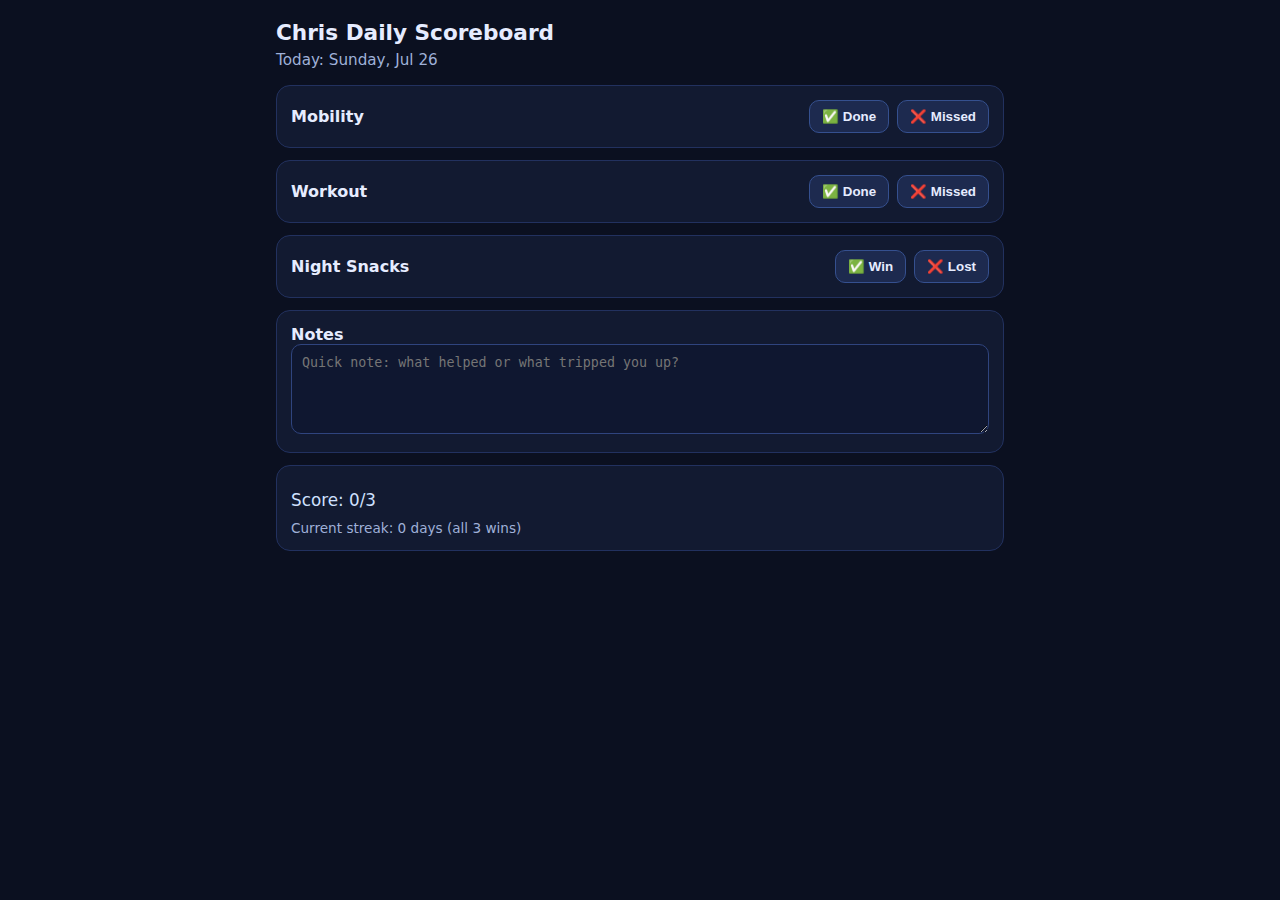
<file: dashboard/index.html>
<!doctype html>
<html lang="en">
<head>
  <meta charset="UTF-8" />
  <meta name="viewport" content="width=device-width, initial-scale=1.0" />
  <meta name="theme-color" content="#0f172a" />
  <title>Chris Daily Scoreboard</title>
  <link rel="manifest" href="manifest.json" />
  <style>
    :root{--bg:#0b1020;--card:#121a31;--text:#e6ecff;--muted:#9fb0d8;--ok:#22c55e;--bad:#ef4444;--accent:#60a5fa}
    *{box-sizing:border-box} body{margin:0;font-family:system-ui,-apple-system,Segoe UI,Roboto,sans-serif;background:var(--bg);color:var(--text)}
    .wrap{max-width:760px;margin:0 auto;padding:16px}
    h1{font-size:1.35rem;margin:4px 0 6px} .sub{color:var(--muted);font-size:.95rem;margin-bottom:16px}
    .card{background:var(--card);border:1px solid #22315f;border-radius:14px;padding:14px;margin-bottom:12px}
    .row{display:flex;justify-content:space-between;align-items:center;gap:10px;flex-wrap:wrap}
    .btns{display:flex;gap:8px}
    button{border:1px solid #35508f;background:#1d2a4f;color:var(--text);padding:8px 12px;border-radius:10px;font-weight:600}
    button.active.ok{background:rgba(34,197,94,.2);border-color:var(--ok)}
    button.active.bad{background:rgba(239,68,68,.2);border-color:var(--bad)}
    textarea{width:100%;min-height:90px;background:#0f1730;color:var(--text);border:1px solid #2f447e;border-radius:10px;padding:10px}
    .score{font-size:1.05rem;color:#cfe0ff;margin:10px 0} .tiny{font-size:.85rem;color:var(--muted)}
  </style>
</head>
<body>
  <div class="wrap">
    <h1>Chris Daily Scoreboard</h1>
    <div class="sub" id="dateLine"></div>

    <div class="card" data-key="mobility">
      <div class="row"><strong>Mobility</strong><div class="btns"><button data-val="yes">✅ Done</button><button data-val="no">❌ Missed</button></div></div>
    </div>
    <div class="card" data-key="workout">
      <div class="row"><strong>Workout</strong><div class="btns"><button data-val="yes">✅ Done</button><button data-val="no">❌ Missed</button></div></div>
    </div>
    <div class="card" data-key="snacks">
      <div class="row"><strong>Night Snacks</strong><div class="btns"><button data-val="yes">✅ Win</button><button data-val="no">❌ Lost</button></div></div>
    </div>

    <div class="card">
      <strong>Notes</strong>
      <textarea id="notes" placeholder="Quick note: what helped or what tripped you up?"></textarea>
    </div>

    <div class="card">
      <div class="score" id="scoreLine">Score: --/3</div>
      <div class="tiny" id="streakLine">Current streak: 0 days</div>
    </div>
  </div>

<script src="app.js"></script>
</body>
</html>
</file>
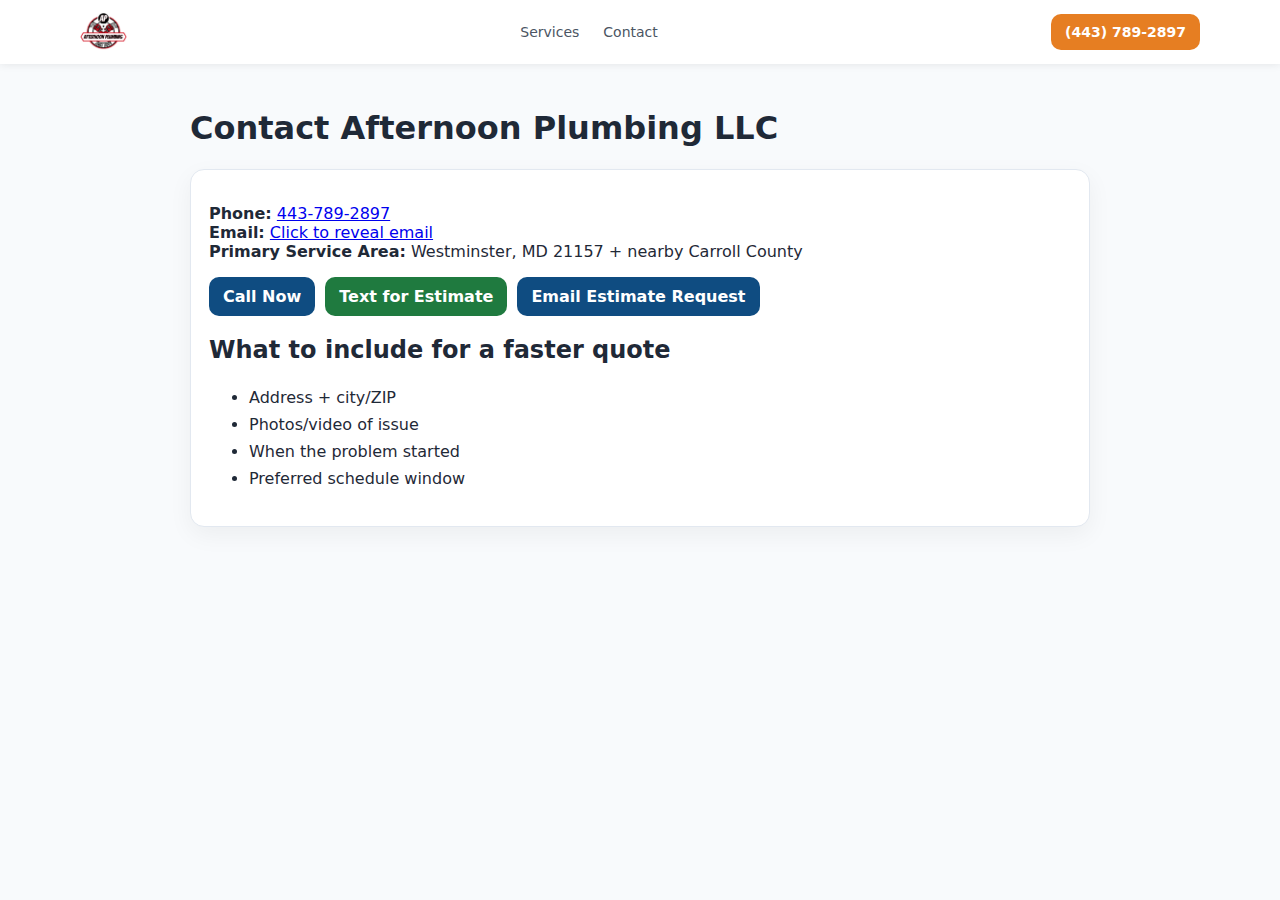
<file: contact.html>
<!doctype html>
<html lang="en">
<head>
  <meta charset="UTF-8" />
  <meta name="viewport" content="width=device-width, initial-scale=1.0" />
  <title>Contact Afternoon Plumbing LLC | Westminster MD</title>
  <link rel="icon" type="image/png" href="/images/logo.png" />

  <link rel="canonical" href="https://afternoonplumbing.com/contact.html" />
  <meta name="description" content="Call, text, or request an estimate from Afternoon Plumbing LLC in Westminster, MD." />
  <style>
    body{margin:0;background:#f8fafc;color:#1f2937;font-family:Inter,system-ui,-apple-system,Segoe UI,Roboto,Arial,sans-serif}
    .top{background:#fff;border-bottom:1px solid #e2e8f0;padding:12px 0}
    .topin{max-width:1100px;margin:0 auto;padding:0 18px;display:flex;justify-content:space-between;align-items:center}
    .brand{display:flex;align-items:center;gap:10px;font-weight:700;text-decoration:none;color:#0f172a}
    .brand img{height:32px}
    .nav{display:flex;gap:12px;align-items:center;flex-wrap:wrap}
    .nav a{text-decoration:none;color:#0f4c81;font-weight:600}
    .menu{display:none;position:relative}
    .menu-btn{background:#0f4c81;color:#fff;border:0;border-radius:8px;padding:8px 10px;font-weight:700}
    .menu-list{display:none;position:absolute;right:0;top:40px;background:#fff;border:1px solid #e2e8f0;border-radius:10px;box-shadow:0 8px 24px rgba(2,6,23,.12);min-width:150px}
    .menu-list a{display:block;padding:10px 12px;text-decoration:none;color:#0f4c81;font-weight:600}
    .menu.open .menu-list{display:block}
    .wrap{max-width:900px;margin:0 auto;padding:24px 18px 48px}
    .card{background:#fff;border:1px solid #e2e8f0;border-radius:14px;padding:18px;box-shadow:0 8px 24px rgba(2,6,23,.05)}
    .cta{display:flex;gap:10px;flex-wrap:wrap;margin-top:10px}
    .btn{display:inline-block;background:#0f4c81;color:#fff;text-decoration:none;padding:10px 14px;border-radius:10px;font-weight:700}
    .btn.alt{background:#1f7a3f}
    ul{line-height:1.7}
  
    @media (max-width:640px){
      .topin{flex-direction:row;align-items:center;justify-content:space-between;gap:8px}
      .brand span{font-size:1rem;line-height:1.1}
      .brand img{height:26px}
      .nav{display:none}
      .menu{display:block}
    }
  
    /* unified-nav */
    .unav{background:#fff;border-bottom:1px solid #e2e8f0;padding:12px 0;position:sticky;top:0;z-index:50}
    .unav-inner{max-width:1100px;margin:0 auto;padding:0 18px;display:flex;justify-content:space-between;align-items:center;gap:12px}
    .unav-brand{display:flex;align-items:center;gap:10px;font-weight:700;text-decoration:none;color:#0f172a}
    .unav-brand img{height:32px;width:auto}
    .unav-links{display:flex;align-items:center;gap:14px}
    .unav-links a{text-decoration:none;color:#0f4c81;font-weight:600}
    .unav-call{background:#e67e22;color:#fff!important;padding:9px 12px;border-radius:9px;font-weight:700;text-decoration:none}
    .unav-menu{display:none;position:relative}
    .unav-menu button{background:#0f4c81;color:#fff;border:0;border-radius:8px;padding:8px 10px;font-weight:700}
    .unav-menu-list{display:none;position:absolute;right:0;top:40px;background:#fff;border:1px solid #e2e8f0;border-radius:10px;box-shadow:0 8px 24px rgba(2,6,23,.12);min-width:150px}
    .unav-menu-list a{display:block;padding:10px 12px;text-decoration:none;color:#0f4c81;font-weight:600}
    .unav-menu.open .unav-menu-list{display:block}
    @media (max-width:700px){.unav-links{display:none}.unav-menu{display:block}.unav-brand span{font-size:1rem}}

  
    /* homepage-style-nav */
    .home-nav{position:sticky;top:0;z-index:50;background:#fff;box-shadow:0 1px 8px rgba(0,0,0,.08)}
    .home-nav-inner{max-width:1120px;margin:0 auto;padding:12px 18px;display:flex;align-items:center;gap:12px;justify-content:space-between}
    .home-nav-brand{display:flex;align-items:center;gap:10px;text-decoration:none;color:#1a3a5c;font-weight:700}
    .home-nav-brand img{height:40px;width:auto;object-fit:contain}
    .home-nav-links{display:flex;align-items:center;gap:24px;margin:0 auto}
    .home-nav-links a{font-size:14px;font-weight:500;color:#4b5563;text-decoration:none}
    .home-nav-links a:hover{color:#1a3a5c}
    .home-nav-call{background:#e67e22;color:#fff;text-decoration:none;font-weight:600;padding:10px 14px;border-radius:10px;white-space:nowrap;font-size:14px}
    .home-nav-mobile-title{display:none;font-size:14px;font-weight:700;color:#1a3a5c;line-height:1.1}
    .home-nav-menu{display:none;position:relative}
    .home-nav-menu button{background:#0f4c81;color:#fff;border:0;border-radius:8px;padding:8px 10px;font-weight:700}
    .home-nav-menu-list{display:none;position:absolute;right:0;top:40px;background:#fff;border:1px solid #e2e8f0;border-radius:10px;box-shadow:0 8px 24px rgba(2,6,23,.12);min-width:150px}
    .home-nav-menu-list a{display:block;padding:10px 12px;color:#0f4c81;text-decoration:none;font-weight:600}
    .home-nav-menu.open .home-nav-menu-list{display:block}
    @media (max-width:900px){
      .home-nav-links{display:none}
      .home-nav-mobile-title{display:block;flex:1;text-align:center}
      .home-nav-menu{display:block}
      .home-nav-call{display:none}
      .home-nav-brand img{height:34px}
    }

  
    /* homepage-like hover polish */
    .unav-links a{transition:color .2s ease, transform .2s ease}
    .unav-links a:hover{color:#1a3a5c;transform:translateY(-1px)}
    .unav-call{transition:transform .2s ease, box-shadow .2s ease, filter .2s ease}
    .unav-call:hover{transform:translateY(-1px);box-shadow:0 10px 20px rgba(230,126,34,.28);filter:brightness(1.03)}
    .card,.ap-card{transition:transform .22s ease, box-shadow .22s ease, border-color .22s ease}
    .card:hover,.ap-card:hover{transform:translateY(-2px);box-shadow:0 12px 26px rgba(2,6,23,.10);border-color:#cbd5e1}
    .btn,.ap-btn{transition:transform .2s ease, box-shadow .2s ease, filter .2s ease}
    .btn:hover,.ap-btn:hover{transform:translateY(-1px);box-shadow:0 10px 20px rgba(15,76,129,.22);filter:brightness(1.04)}

  </style>
<!-- Google tag (gtag.js) -->
  <script async src="https://www.googletagmanager.com/gtag/js?id=G-NY5V19HE72"></script>
  <script>
    window.dataLayer = window.dataLayer || [];
    function gtag(){dataLayer.push(arguments);}
    gtag('js', new Date());
    gtag('config', 'G-NY5V19HE72');
  </script>
</head>
<body>
  <header class="home-nav">
    <div class="home-nav-inner">
      <a class="home-nav-brand" href="/"><img src="/images/logo.png" alt="Afternoon Plumbing LLC" /></a>
      <span class="home-nav-mobile-title">Afternoon Plumbing</span>
      <nav class="home-nav-links"><a href="/services.html">Services</a><a href="/contact.html">Contact</a></nav>
      <a class="home-nav-call" href="tel:443-789-2897">(443) 789-2897</a>
      <div class="home-nav-menu"><button type="button" onclick="this.parentElement.classList.toggle('open')">Menu</button><div class="home-nav-menu-list"><a href="/">Home</a><a href="/services.html">Services</a><a href="/contact.html">Contact</a><a href="tel:4437892897">Call</a></div></div>
    </div>
  </header>
  <main class="wrap">
    <h1>Contact Afternoon Plumbing LLC</h1>
    <div class="card">
      <p><strong>Phone:</strong> <a href="tel:4437892897">443-789-2897</a><br/>
      <strong>Email:</strong> <a id="email-link" href="#" rel="nofollow">Click to reveal email</a><br/>
      <strong>Primary Service Area:</strong> Westminster, MD 21157 + nearby Carroll County</p>
      <div class="cta">
        <a class="btn" href="tel:4437892897">Call Now</a>
        <a class="btn alt" href="sms:4437892897">Text for Estimate</a>
        <a class="btn" id="email-estimate-btn" href="#" rel="nofollow">Email Estimate Request</a>
      </div>
      <h2>What to include for a faster quote</h2>
      <ul>
        <li>Address + city/ZIP</li>
        <li>Photos/video of issue</li>
        <li>When the problem started</li>
        <li>Preferred schedule window</li>
      </ul>
    </div>
  </main>

  <script>
    (function(){
      const codes=[97,102,116,101,114,110,111,111,110,112,108,117,109,98,105,110,103,99,99,64,103,109,97,105,108,46,99,111,109];
      const email=String.fromCharCode.apply(null,codes);
      const link=document.getElementById('email-link');
      const btn=document.getElementById('email-estimate-btn');
      function setMail(){
        if(link){ link.textContent=email; link.href='mailto:'+email; }
        if(btn){ btn.href='mailto:'+email+'?subject='+encodeURIComponent('Plumbing Estimate Request'); }
      }
      if(link){
        link.addEventListener('click', function(e){
          if(link.getAttribute('href')==='#'){ e.preventDefault(); setMail(); }
        }, { once:false });
      }
      if(btn){
        btn.addEventListener('click', function(e){
          if(btn.getAttribute('href')==='#'){ e.preventDefault(); setMail(); window.location.href=btn.href; }
        }, { once:false });
      }
    })();
  </script>

</body>
</html>
</file>
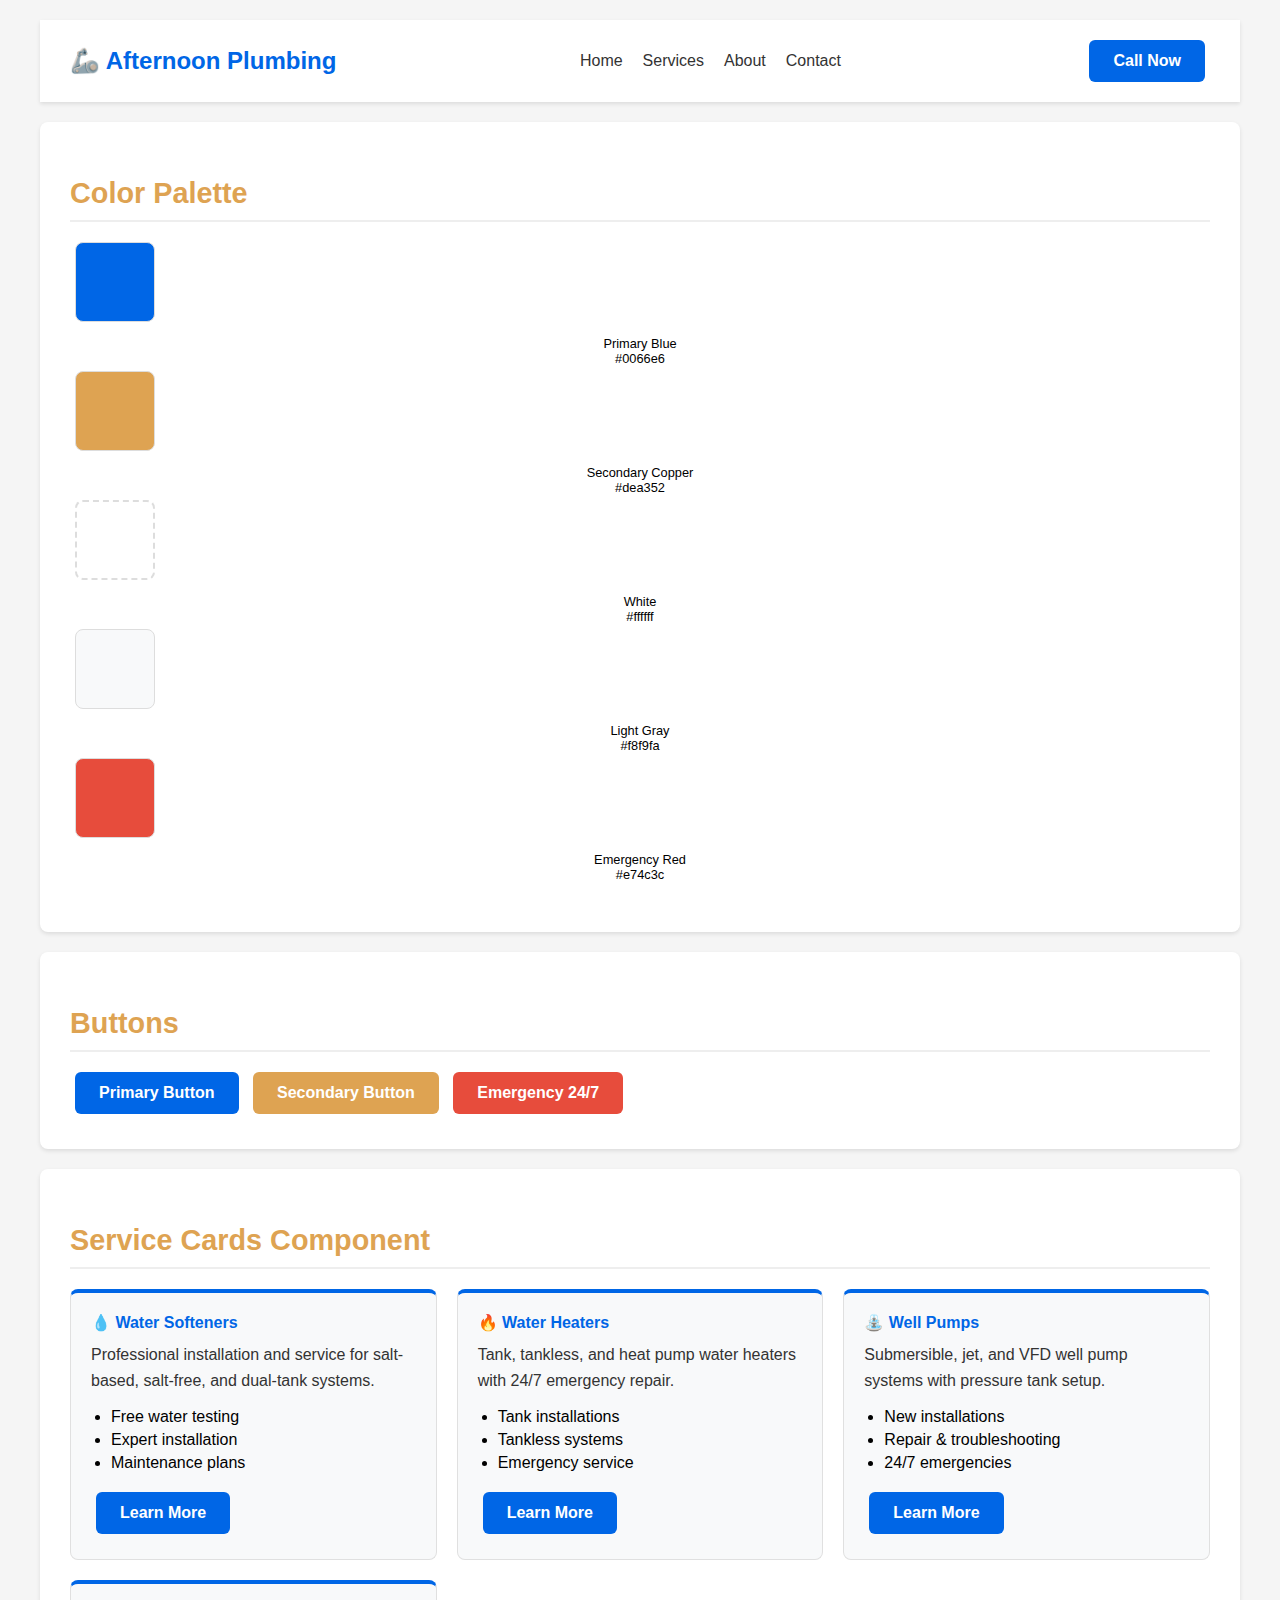
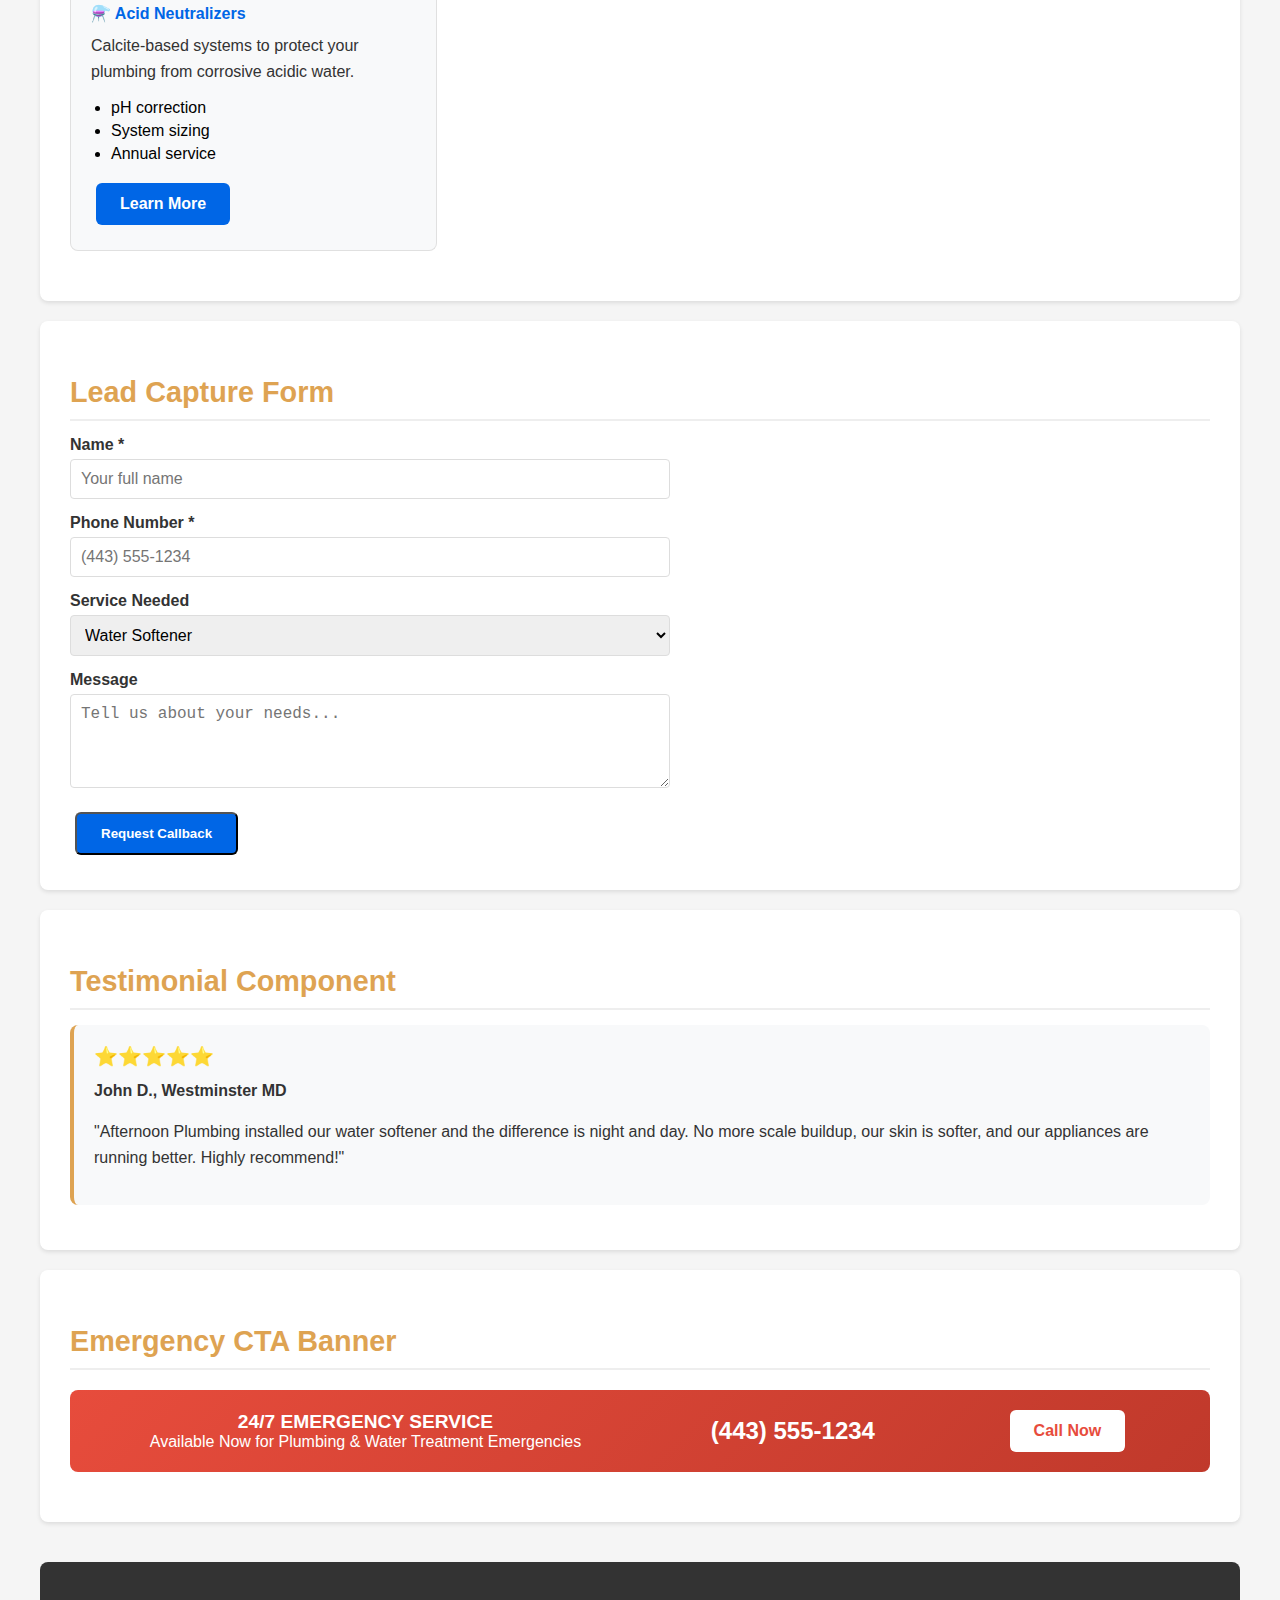
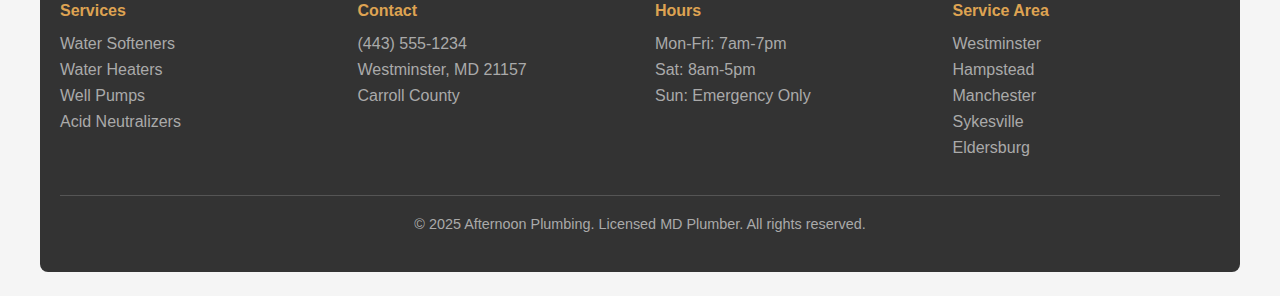
<file: design-system-preview.html>
<!DOCTYPE html>
<html lang="en">
<head>
    <meta charset="UTF-8">
    <meta name="viewport" content="width=device-width, initial-scale=1.0">
    <title>Afternoon Plumbing - Design System Preview</title>
    <style>
        * { margin: 0; padding: 0; box-sizing: border-box; }
        body {
            font-family: Arial, sans-serif;
            background: #f5f5f5;
            padding: 20px;
        }
        .page { max-width: 1200px; margin: 0 auto; }
        .section { background: white; padding: 30px; margin: 20px 0; border-radius: 8px; box-shadow: 0 2px 4px rgba(0,0,0,0.1); }
        h1 { color: #0066e6; font-size: 2.5rem; margin-bottom: 10px; }
        h2 { color: #dea352; font-size: 1.8rem; margin: 25px 0 15px; border-bottom: 2px solid #eee; padding-bottom: 10px; }
        h3 { color: #0066e6; font-size: 1.3rem; margin: 15px 0 10px; }
        p { margin-bottom: 15px; line-height: 1.6; color: #333; }

        /* Design Tokens */
        .color-swatch { display: inline-block; width: 80px; height: 80px; margin: 5px; border-radius: 8px; border: 1px solid #ddd; }
        .color-label { font-size: 0.8rem; text-align: center; margin-top: 5px; }
        .color-row { margin-bottom: 20px; }

        /* Buttons */
        .btn {
            display: inline-block;
            background: #0066e6;
            color: white;
            padding: 12px 24px;
            border-radius: 6px;
            text-decoration: none;
            font-weight: bold;
            margin: 5px;
            transition: transform 0.2s;
        }
        .btn:hover { transform: translateY(-2px); }
        .btn-secondary { background: #dea352; }
        .btn-emergency { background: #e74c3c; animation: pulse 2s infinite; }
        @keyframes pulse { 0% { opacity: 1; } 50% { opacity: 0.8; } 100% { opacity: 1; } }

        /* Cards */
        .card-grid { display: grid; grid-template-columns: repeat(auto-fit, minmax(280px, 1fr)); gap: 20px; margin: 20px 0; }
        .card {
            background: #f8f9fa;
            border: 1px solid #e0e0e0;
            border-radius: 8px;
            padding: 20px;
            border-top: 4px solid #0066e6;
        }
        .card h4 { color: #0066e6; margin-bottom: 10px; }
        .card ul { margin-left: 20px; margin-bottom: 15px; }
        .card li { margin-bottom: 5px; }

        /* Form */
        .form-group { margin-bottom: 15px; }
        .form-group label { display: block; margin-bottom: 5px; font-weight: bold; color: #333; }
        .form-group input, .form-group select, .form-group textarea {
            width: 100%;
            padding: 10px;
            border: 1px solid #ddd;
            border-radius: 4px;
            font-size: 1rem;
        }
        .form-group input:focus { outline: none; border-color: #0066e6; box-shadow: 0 0 0 3px rgba(0,102,230,0.1); }

        /* Header Mock */
        .header-mock {
            background: white;
            padding: 15px 30px;
            display: flex;
            justify-content: space-between;
            align-items: center;
            box-shadow: 0 2px 4px rgba(0,0,0,0.1);
            margin-bottom: 20px;
        }
        .logo { font-size: 1.5rem; font-weight: bold; color: #0066e6; }
        .nav { display: flex; gap: 20px; }
        .nav a { color: #333; text-decoration: none; font-weight: 500; }
        .nav a:hover { color: #0066e6; }

        /* Emergency CTA */
        .emergency-cta {
            background: linear-gradient(135deg, #e74c3c 0%, #c0392b 100%);
            color: white;
            padding: 15px;
            text-align: center;
            margin: 20px 0;
            border-radius: 8px;
            display: flex;
            justify-content: space-around;
            align-items: center;
        }
        .emergency-cta .phone { font-size: 1.5rem; font-weight: bold; }

        /* Testimonial */
        .testimonial {
            background: #f8f9fa;
            padding: 20px;
            border-radius: 8px;
            border-left: 4px solid #dea352;
            margin: 15px 0;
        }
        .stars { color: #f1c40f; font-size: 1.2rem; margin-bottom: 10px; }

        /* Footer */
        .footer-mock {
            background: #333;
            color: white;
            padding: 40px 20px;
            margin-top: 40px;
            border-radius: 8px;
        }
        .footer-grid { display: grid; grid-template-columns: repeat(auto-fit, minmax(200px, 1fr)); gap: 30px; }
        .footer-col h4 { color: #dea352; margin-bottom: 15px; }
        .footer-col a { color: #aaa; text-decoration: none; display: block; margin-bottom: 8px; }
        .footer-col a:hover { color: white; }
    </style>
</head>
<body>
    <div class="page">
        <!-- Header -->
        <div class="header-mock">
            <div class="logo">🦾 Afternoon Plumbing</div>
            <nav class="nav">
                <a href="#">Home</a>
                <a href="#">Services</a>
                <a href="#">About</a>
                <a href="#">Contact</a>
            </nav>
            <a href="tel:4435551234" class="btn">Call Now</a>
        </div>

        <!-- Design Tokens -->
        <div class="section">
            <h2>Color Palette</h2>
            <div class="color-row">
                <div>
                    <div class="color-swatch" style="background: #0066e6;"></div>
                    <div class="color-label">Primary Blue<br>#0066e6</div>
                </div>
                <div>
                    <div class="color-swatch" style="background: #dea352;"></div>
                    <div class="color-label">Secondary Copper<br>#dea352</div>
                </div>
                <div>
                    <div class="color-swatch" style="background: #ffffff; border: 2px dashed #ddd;"></div>
                    <div class="color-label">White<br>#ffffff</div>
                </div>
                <div>
                    <div class="color-swatch" style="background: #f8f9fa;"></div>
                    <div class="color-label">Light Gray<br>#f8f9fa</div>
                </div>
                <div>
                    <div class="color-swatch" style="background: #e74c3c;"></div>
                    <div class="color-label">Emergency Red<br>#e74c3c</div>
                </div>
            </div>
        </div>

        <!-- Buttons -->
        <div class="section">
            <h2>Buttons</h2>
            <a href="#" class="btn">Primary Button</a>
            <a href="#" class="btn btn-secondary">Secondary Button</a>
            <a href="tel:4435551234" class="btn btn-emergency">Emergency 24/7</a>
        </div>

        <!-- Service Cards -->
        <div class="section">
            <h2>Service Cards Component</h2>
            <div class="card-grid">
                <div class="card">
                    <h4>💧 Water Softeners</h4>
                    <p>Professional installation and service for salt-based, salt-free, and dual-tank systems.</p>
                    <ul>
                        <li>Free water testing</li>
                        <li>Expert installation</li>
                        <li>Maintenance plans</li>
                    </ul>
                    <a href="#" class="btn">Learn More</a>
                </div>
                <div class="card">
                    <h4>🔥 Water Heaters</h4>
                    <p>Tank, tankless, and heat pump water heaters with 24/7 emergency repair.</p>
                    <ul>
                        <li>Tank installations</li>
                        <li>Tankless systems</li>
                        <li>Emergency service</li>
                    </ul>
                    <a href="#" class="btn">Learn More</a>
                </div>
                <div class="card">
                    <h4>⛲ Well Pumps</h4>
                    <p>Submersible, jet, and VFD well pump systems with pressure tank setup.</p>
                    <ul>
                        <li>New installations</li>
                        <li>Repair & troubleshooting</li>
                        <li>24/7 emergencies</li>
                    </ul>
                    <a href="#" class="btn">Learn More</a>
                </div>
                <div class="card">
                    <h4>⚗️ Acid Neutralizers</h4>
                    <p>Calcite-based systems to protect your plumbing from corrosive acidic water.</p>
                    <ul>
                        <li>pH correction</li>
                        <li>System sizing</li>
                        <li>Annual service</li>
                    </ul>
                    <a href="#" class="btn">Learn More</a>
                </div>
            </div>
        </div>

        <!-- Contact Form -->
        <div class="section">
            <h2>Lead Capture Form</h2>
            <form style="max-width: 600px;">
                <div class="form-group">
                    <label>Name *</label>
                    <input type="text" placeholder="Your full name" required>
                </div>
                <div class="form-group">
                    <label>Phone Number *</label>
                    <input type="tel" placeholder="(443) 555-1234" required>
                </div>
                <div class="form-group">
                    <label>Service Needed</label>
                    <select>
                        <option>Water Softener</option>
                        <option>Water Heater</option>
                        <option>Well Pump</option>
                        <option>Acid Neutralizer</option>
                        <option>Other</option>
                    </select>
                </div>
                <div class="form-group">
                    <label>Message</label>
                    <textarea rows="4" placeholder="Tell us about your needs..."></textarea>
                </div>
                <button type="submit" class="btn">Request Callback</button>
            </form>
        </div>

        <!-- Testimonial -->
        <div class="section">
            <h2>Testimonial Component</h2>
            <div class="testimonial">
                <div class="stars">⭐⭐⭐⭐⭐</div>
                <p><strong>John D., Westminster MD</strong></p>
                <p>"Afternoon Plumbing installed our water softener and the difference is night and day. No more scale buildup, our skin is softer, and our appliances are running better. Highly recommend!"</p>
            </div>
        </div>

        <!-- Emergency CTA -->
        <div class="section">
            <h2>Emergency CTA Banner</h2>
            <div class="emergency-cta">
                <div>
                    <strong style="font-size: 1.2rem;">24/7 EMERGENCY SERVICE</strong><br>
                    Available Now for Plumbing & Water Treatment Emergencies
                </div>
                <div class="phone">(443) 555-1234</div>
                <a href="tel:4435551234" class="btn" style="background: white; color: #e74c3c;">Call Now</a>
            </div>
        </div>

        <!-- Footer -->
        <div class="footer-mock">
            <div class="footer-grid">
                <div class="footer-col">
                    <h4>Services</h4>
                    <a href="#">Water Softeners</a>
                    <a href="#">Water Heaters</a>
                    <a href="#">Well Pumps</a>
                    <a href="#">Acid Neutralizers</a>
                </div>
                <div class="footer-col">
                    <h4>Contact</h4>
                    <a href="tel:4435551234">(443) 555-1234</a>
                    <a href="#">Westminster, MD 21157</a>
                    <a href="#">Carroll County</a>
                </div>
                <div class="footer-col">
                    <h4>Hours</h4>
                    <a href="#">Mon-Fri: 7am-7pm</a>
                    <a href="#">Sat: 8am-5pm</a>
                    <a href="#">Sun: Emergency Only</a>
                </div>
                <div class="footer-col">
                    <h4>Service Area</h4>
                    <a href="#">Westminster</a>
                    <a href="#">Hampstead</a>
                    <a href="#">Manchester</a>
                    <a href="#">Sykesville</a>
                    <a href="#">Eldersburg</a>
                </div>
            </div>
            <div style="text-align: center; margin-top: 30px; padding-top: 20px; border-top: 1px solid #555; color: #aaa; font-size: 0.9rem;">
                © 2025 Afternoon Plumbing. Licensed MD Plumber. All rights reserved.
            </div>
        </div>
    </div>
</body>
</html>
</file>
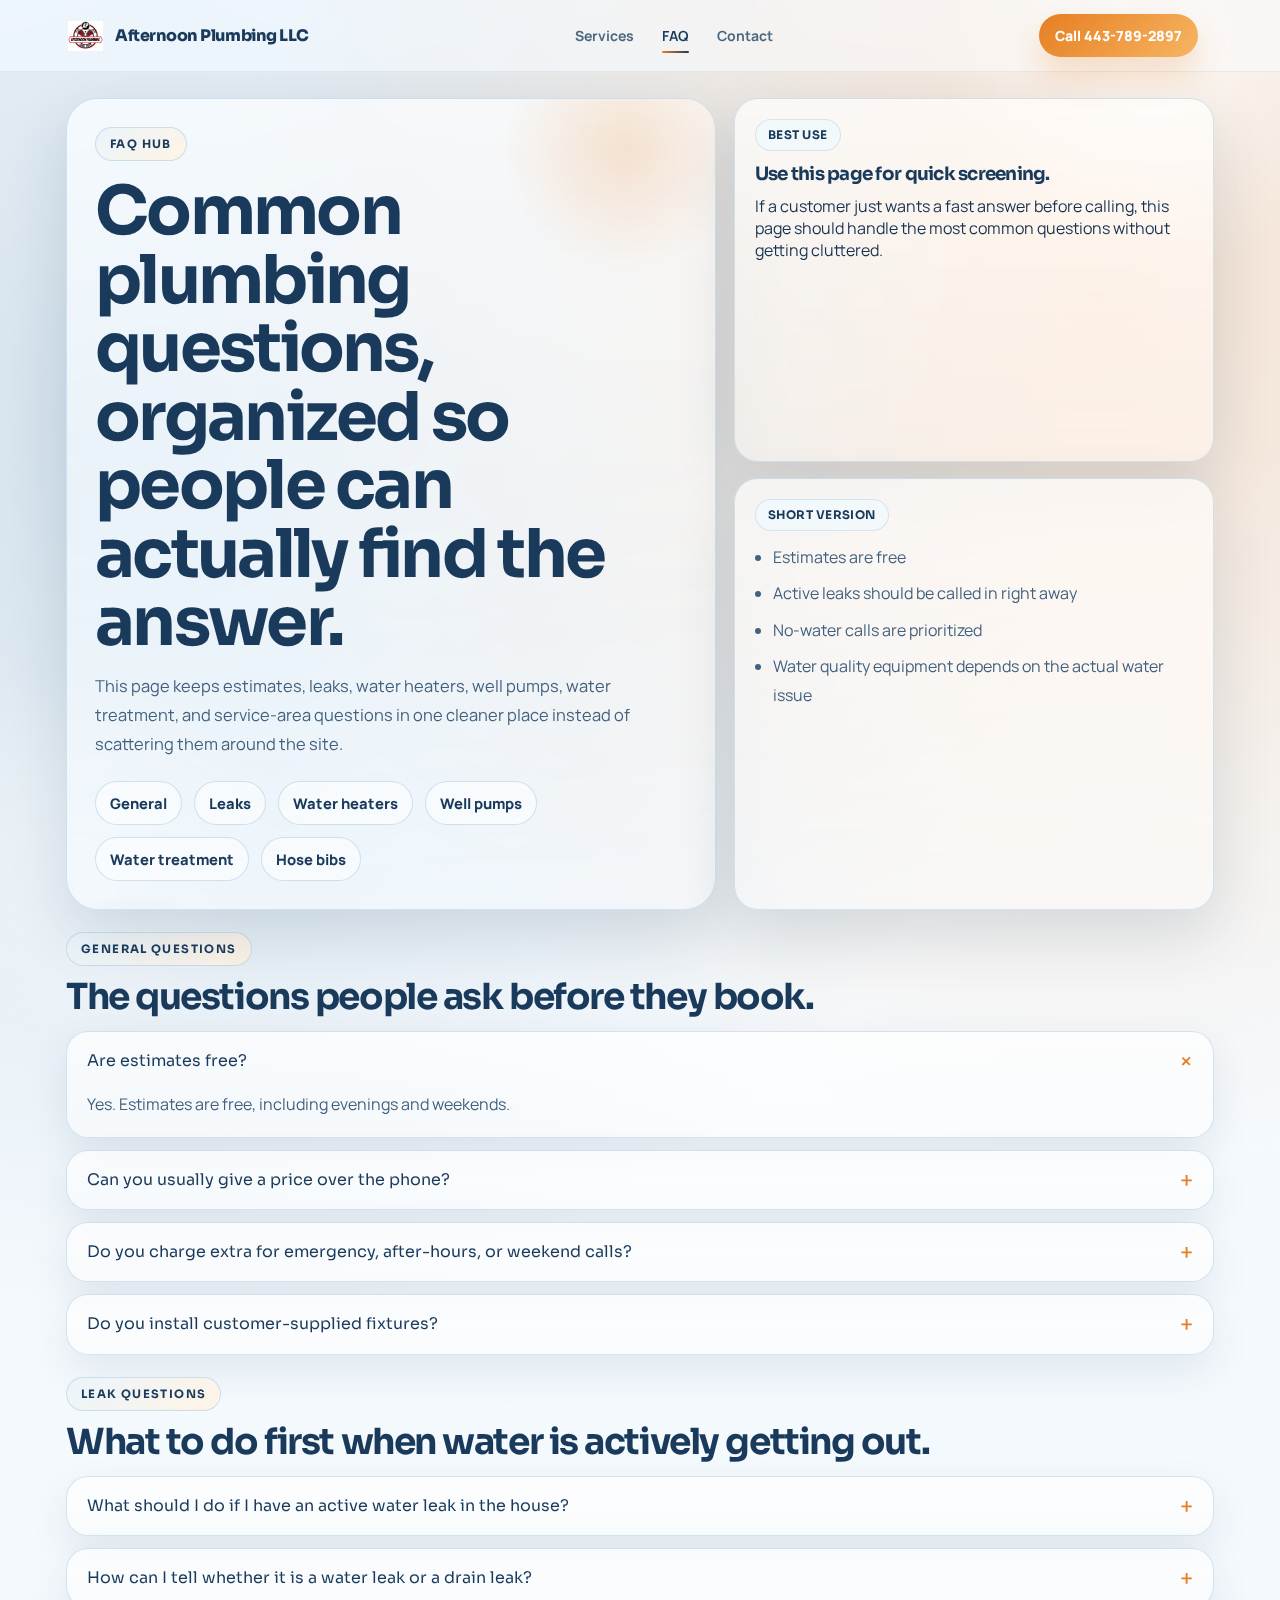
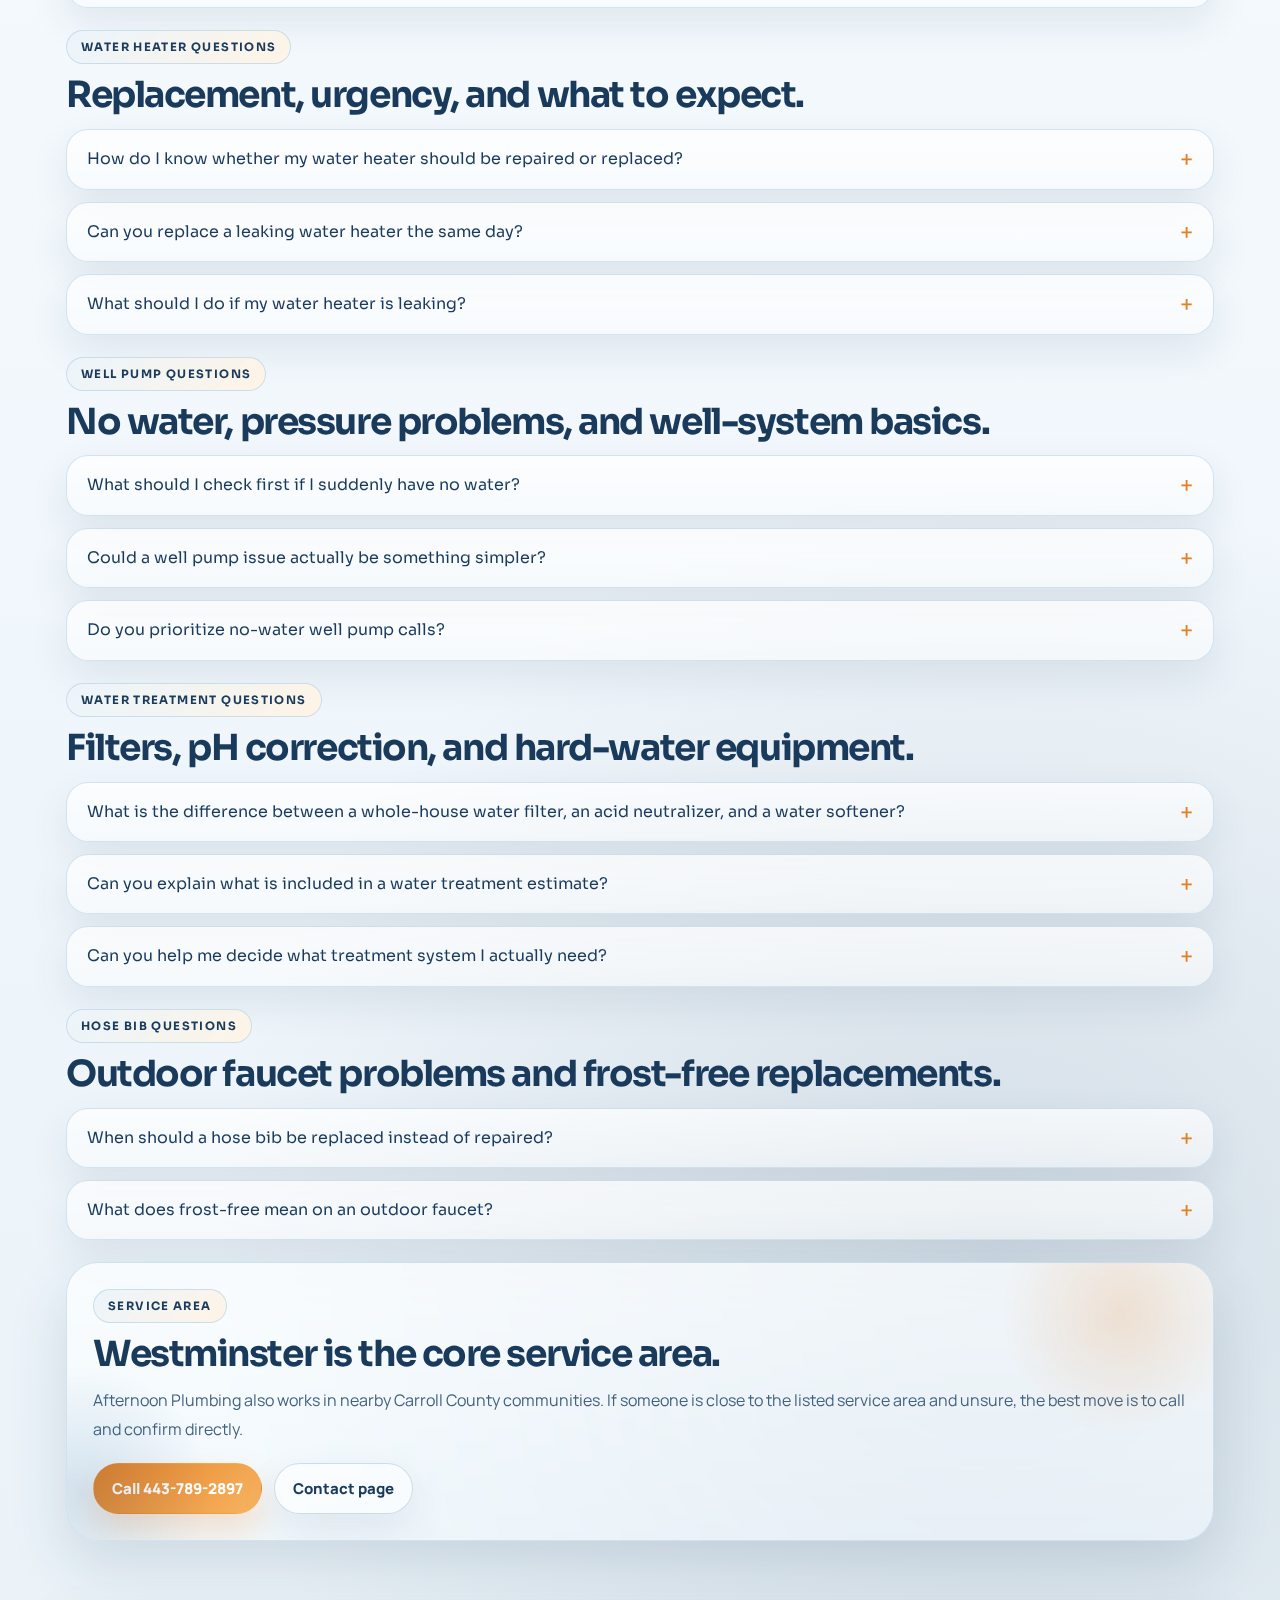
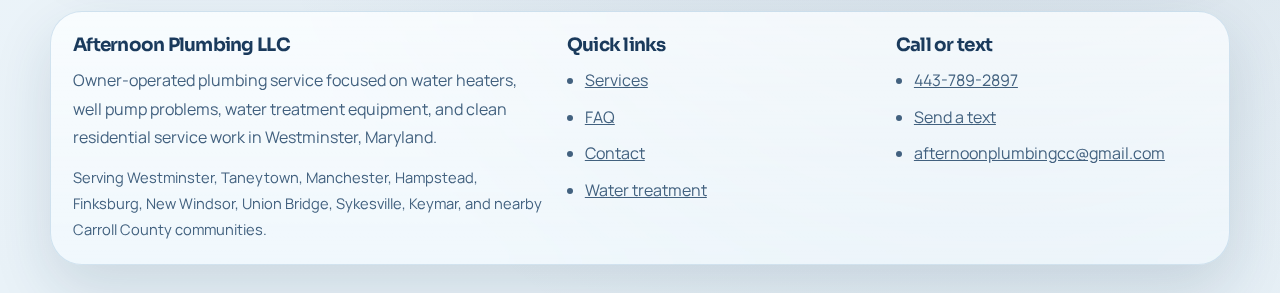
<file: faq.html>
<!doctype html>
    <html lang="en">
    <head>
      <meta charset="UTF-8" />
      <meta name="viewport" content="width=device-width, initial-scale=1.0" />
      <title>Plumbing FAQ | Westminster MD | Afternoon Plumbing</title>
      <meta name="description" content="Common plumbing questions answered by Afternoon Plumbing in Westminster, MD, including estimates, leaks, water heaters, well pumps, and water treatment." />
      <link rel="canonical" href="https://afternoonplumbing.com/faq.html" />
      <link rel="icon" type="image/png" href="/images/logo.png" />
      <meta property="og:title" content="Plumbing FAQ | Westminster MD | Afternoon Plumbing" />
      <meta property="og:description" content="Common plumbing questions answered by Afternoon Plumbing in Westminster, MD, including estimates, leaks, water heaters, well pumps, and water treatment." />
      <meta property="og:type" content="website" />
      <meta property="og:url" content="https://afternoonplumbing.com/faq.html" />
      <meta property="og:image" content="https://afternoonplumbing.com/images/logo.png" />
      <meta name="theme-color" content="#1a3a5c" />
      <link rel="stylesheet" href="/styles/glass-site.css" />
      <script src="/scripts/glass-site.js" defer></script>
      <script type="application/ld+json">
{
  "@context": "https://schema.org",
  "@type": "FAQPage",
  "mainEntity": [
    {
      "@type": "Question",
      "name": "Are estimates free?",
      "acceptedAnswer": {
        "@type": "Answer",
        "text": "Yes. Estimates are free, including evenings and weekends."
      }
    },
    {
      "@type": "Question",
      "name": "What should I do if I have an active leak?",
      "acceptedAnswer": {
        "@type": "Answer",
        "text": "If you can, shut off the main water supply and then call Afternoon Plumbing so the next step can be figured out quickly."
      }
    },
    {
      "@type": "Question",
      "name": "Do you handle no-water well pump calls?",
      "acceptedAnswer": {
        "@type": "Answer",
        "text": "Yes. No-water calls are high priority and are moved up when possible."
      }
    },
    {
      "@type": "Question",
      "name": "What is the difference between a filter, acid neutralizer, and water softener?",
      "acceptedAnswer": {
        "@type": "Answer",
        "text": "A sediment filter targets particles, an acid neutralizer raises low pH, and a water softener treats hardness."
      }
    }
  ]
}
</script>
</head>
    <body>
    <header class="site-nav">
  <div class="site-nav-inner">
    <a class="site-brand" href="/"><img src="/images/logo.png" alt="Afternoon Plumbing logo" /><span>Afternoon Plumbing LLC</span></a>
    <nav class="site-nav-links" aria-label="Primary">
      <a class="" href="/services.html">Services</a>
      <a class="active" aria-current="page" href="/faq.html">FAQ</a>
      <a class="" href="/contact.html">Contact</a>
    </nav>
    <div class="site-nav-menu">
      <button class="site-nav-menu-btn" type="button" aria-label="Open menu">☰</button>
      <div class="site-nav-menu-list">
        <a class="" href="/services.html">Services</a>
        <a class="active" aria-current="page" href="/faq.html">FAQ</a>
        <a class="" href="/contact.html">Contact</a>
      </div>
    </div>
    <a class="site-nav-call" href="tel:4437892897">Call 443-789-2897</a>
  </div>
</header>


<main class="page-shell">
  <section class="hero-grid">
    <article class="hero-panel">
      <span class="kicker">FAQ hub</span>
      <h1>Common plumbing questions, organized so people can actually find the answer.</h1>
      <p class="lede">This page keeps estimates, leaks, water heaters, well pumps, water treatment, and service-area questions in one cleaner place instead of scattering them around the site.</p>
      <div class="pill-row" style="margin-top:22px;">
        <a class="pill-link" href="#general-faq">General</a>
        <a class="pill-link" href="#leak-questions">Leaks</a>
        <a class="pill-link" href="#water-heaters">Water heaters</a>
        <a class="pill-link" href="#well-pumps">Well pumps</a>
        <a class="pill-link" href="#water-treatment">Water treatment</a>
        <a class="pill-link" href="#hose-bibs">Hose bibs</a>
      </div>
    </article>
    <aside class="info-stack">
      <div>
        <span class="tag">Best use</span>
        <h3 style="margin-top:12px;">Use this page for quick screening.</h3>
        <p>If a customer just wants a fast answer before calling, this page should handle the most common questions without getting cluttered.</p>
      </div>
      <div>
        <span class="tag">Short version</span>
        <ul style="margin-top:12px;">
          <li>Estimates are free</li>
          <li>Active leaks should be called in right away</li>
          <li>No-water calls are prioritized</li>
          <li>Water quality equipment depends on the actual water issue</li>
        </ul>
      </div>
    </aside>
  </section>

  <section class="section" id="general-faq">
    <div class="section-head"><div><span class="section-kicker">General questions</span><h2 style="margin-top:12px;">The questions people ask before they book.</h2></div></div>
    <details class="faq-item" open><summary>Are estimates free?</summary><div class="faq-copy"><p>Yes. Estimates are free, including evenings and weekends.</p></div></details>
    <details class="faq-item"><summary>Can you usually give a price over the phone?</summary><div class="faq-copy"><p>Sometimes, if the scope is clear. More involved jobs may need to be seen in person first so the estimate stays accurate.</p></div></details>
    <details class="faq-item"><summary>Do you charge extra for emergency, after-hours, or weekend calls?</summary><div class="faq-copy"><p>No extra emergency or weekend fee is listed in the current FAQ guidance.</p></div></details>
    <details class="faq-item"><summary>Do you install customer-supplied fixtures?</summary><div class="faq-copy"><p>Yes. Customer-supplied fixtures can be installed, or Afternoon Plumbing can supply the fixture and handle the full job.</p></div></details>
  </section>

  <section class="section" id="leak-questions">
    <div class="section-head"><div><span class="section-kicker">Leak questions</span><h2 style="margin-top:12px;">What to do first when water is actively getting out.</h2></div></div>
    <details class="faq-item"><summary>What should I do if I have an active water leak in the house?</summary><div class="faq-copy"><p>If you can find it, shut off the main water supply valve. Then call so the next move can be worked out quickly.</p></div></details>
    <details class="faq-item"><summary>How can I tell whether it is a water leak or a drain leak?</summary><div class="faq-copy"><p>If the leak is constant, it is more likely a water leak. If it only happens intermittently, it is more likely a drain leak.</p></div></details>
  </section>

  <section class="section" id="water-heaters">
    <div class="section-head"><div><span class="section-kicker">Water heater questions</span><h2 style="margin-top:12px;">Replacement, urgency, and what to expect.</h2></div></div>
    <details class="faq-item"><summary>How do I know whether my water heater should be repaired or replaced?</summary><div class="faq-copy"><p>If the water heater is newer and the tank is not leaking, repair can still make sense. If the tank itself is leaking, replacement is usually the better option.</p></div></details>
    <details class="faq-item"><summary>Can you replace a leaking water heater the same day?</summary><div class="faq-copy"><p>Yes, sometimes, depending on availability and what equipment is needed.</p></div></details>
    <details class="faq-item"><summary>What should I do if my water heater is leaking?</summary><div class="faq-copy"><p>Shut off the cold water supply to the heater. If it is electric, shut it off at the panel. If it is gas, shut off the gas valve next to the heater, then call.</p></div></details>
  </section>

  <section class="section" id="well-pumps">
    <div class="section-head"><div><span class="section-kicker">Well pump questions</span><h2 style="margin-top:12px;">No water, pressure problems, and well-system basics.</h2></div></div>
    <details class="faq-item"><summary>What should I check first if I suddenly have no water?</summary><div class="faq-copy"><p>First make sure it is really the whole house. Sometimes one fixture is clogged with sediment while the rest of the house still has water.</p></div></details>
    <details class="faq-item"><summary>Could a well pump issue actually be something simpler?</summary><div class="faq-copy"><p>Yes. Sometimes it is a breaker or a low-pressure switch reset before it turns out to be the pump itself.</p></div></details>
    <details class="faq-item"><summary>Do you prioritize no-water well pump calls?</summary><div class="faq-copy"><p>Yes. No-water calls are high priority and the schedule is adjusted when possible.</p></div></details>
  </section>

  <section class="section" id="water-treatment">
    <div class="section-head"><div><span class="section-kicker">Water treatment questions</span><h2 style="margin-top:12px;">Filters, pH correction, and hard-water equipment.</h2></div></div>
    <details class="faq-item"><summary>What is the difference between a whole-house water filter, an acid neutralizer, and a water softener?</summary><div class="faq-copy"><p>A whole-house water filter is mainly for sediment. An acid neutralizer raises low pH. A water softener is for hardness. Some homes need more than one piece of equipment.</p></div></details>
    <details class="faq-item"><summary>Can you explain what is included in a water treatment estimate?</summary><div class="faq-copy"><p>Yes. Equipment, media, filter components, and the material scope should all be explained so the customer understands what is part of the job.</p></div></details>
    <details class="faq-item"><summary>Can you help me decide what treatment system I actually need?</summary><div class="faq-copy"><p>Yes. The recommendation depends on the real water problem, not on one generic package.</p></div></details>
  </section>

  <section class="section" id="hose-bibs">
    <div class="section-head"><div><span class="section-kicker">Hose bib questions</span><h2 style="margin-top:12px;">Outdoor faucet problems and frost-free replacements.</h2></div></div>
    <details class="faq-item"><summary>When should a hose bib be replaced instead of repaired?</summary><div class="faq-copy"><p>Replacement usually makes more sense when the faucet keeps leaking, has freeze damage, or is old enough that a frost-free upgrade is the smarter move.</p></div></details>
    <details class="faq-item"><summary>What does frost-free mean on an outdoor faucet?</summary><div class="faq-copy"><p>It means the shutoff point is located farther back inside the wall so the vulnerable part is better protected from freezing conditions.</p></div></details>
  </section>

  <section class="section" id="service-area-faq">
    <div class="cta-band">
      <span class="section-kicker">Service area</span>
      <h2 style="margin-top:12px;">Westminster is the core service area.</h2>
      <p style="margin-top:12px;">Afternoon Plumbing also works in nearby Carroll County communities. If someone is close to the listed service area and unsure, the best move is to call and confirm directly.</p>
      <div class="actions" style="margin-top:20px;">
        <a class="btn btn-accent" href="tel:4437892897">Call 443-789-2897</a>
        <a class="btn btn-secondary" href="/contact.html">Contact page</a>
      </div>
    </div>
  </section>
</main>
<footer class="site-footer">
  <div class="site-footer-inner">
    <div class="footer-panel">
      <div class="footer-grid">
        <div>
          <h3>Afternoon Plumbing LLC</h3>
          <p>Owner-operated plumbing service focused on water heaters, well pump problems, water treatment equipment, and clean residential service work in Westminster, Maryland.</p>
          <p class="footer-note">Serving Westminster, Taneytown, Manchester, Hampstead, Finksburg, New Windsor, Union Bridge, Sykesville, Keymar, and nearby Carroll County communities.</p>
        </div>
        <div>
          <h3>Quick links</h3>
          <ul>
            <li><a href="/services.html">Services</a></li>
            <li><a href="/faq.html">FAQ</a></li>
            <li><a href="/contact.html">Contact</a></li>
            <li><a href="/water-softener-installation-westminster-md.html">Water treatment</a></li>
          </ul>
        </div>
        <div>
          <h3>Call or text</h3>
          <ul>
            <li><a href="tel:4437892897">443-789-2897</a></li>
            <li><a href="sms:4437892897">Send a text</a></li>
            <li><a href="mailto:afternoonplumbingcc@gmail.com">afternoonplumbingcc@gmail.com</a></li>
          </ul>
        </div>
      </div>
    </div>
  </div>
</footer>
</body>
</html>
</file>
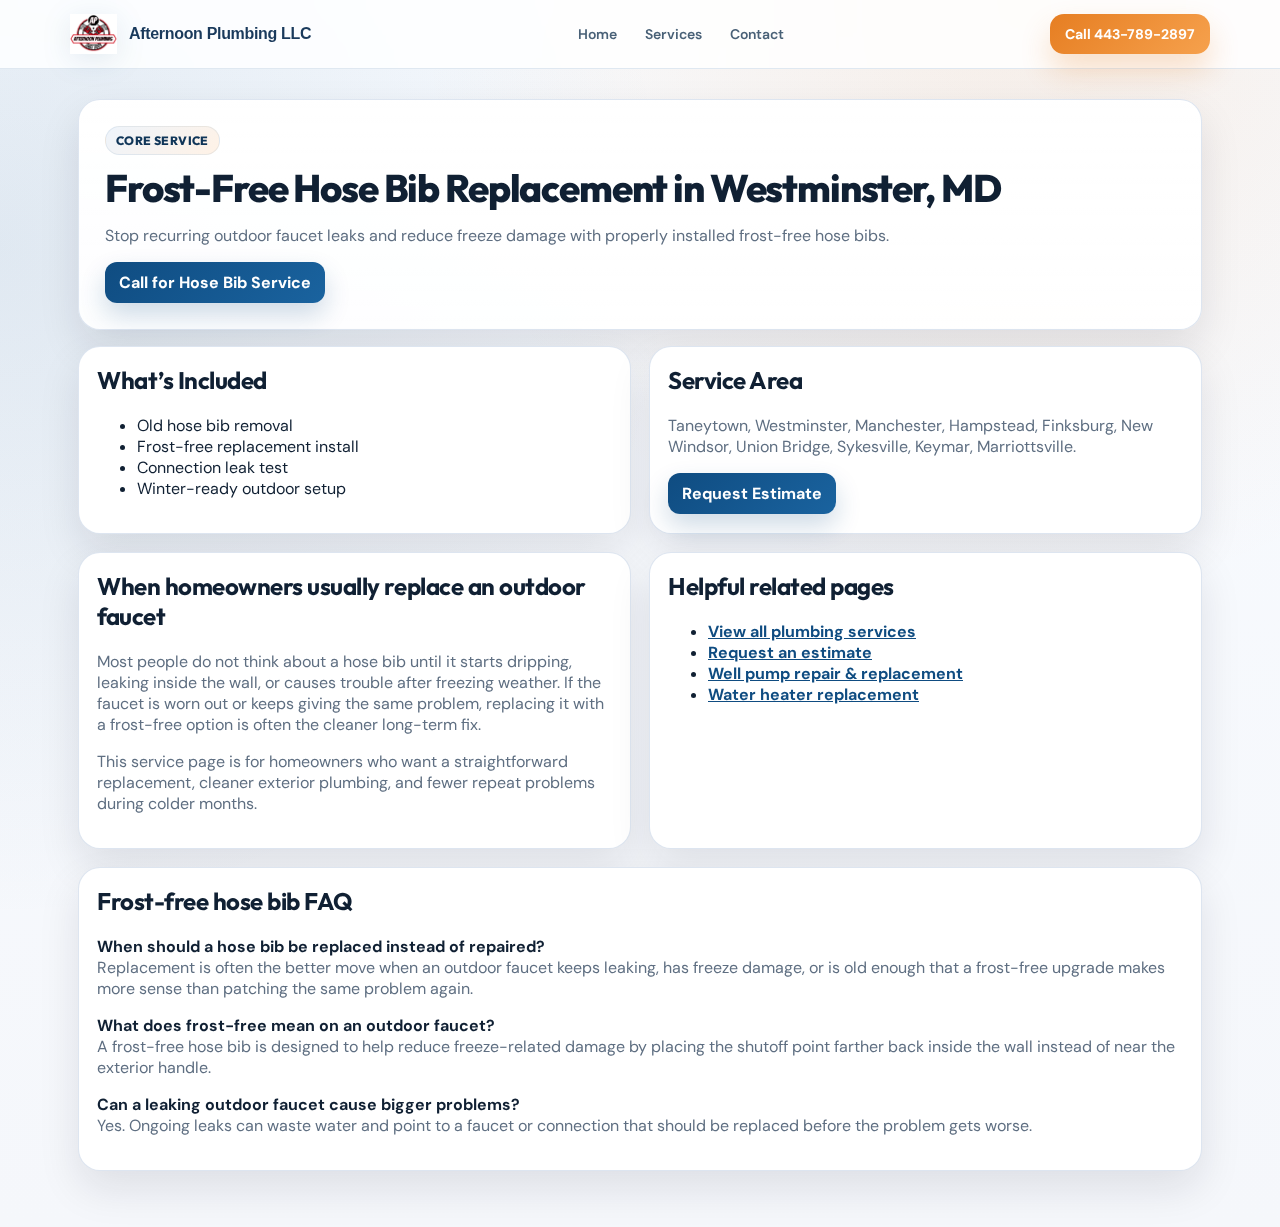
<file: hose-bib-replacement-westminster-md.html>
<!doctype html>
<html lang="en">
<head>
  <meta charset="UTF-8" />
  <meta name="viewport" content="width=device-width, initial-scale=1.0" />
  <title>Frost-Free Hose Bib Replacement in Westminster MD | Afternoon Plumbing LLC</title>
  <link rel="canonical" href="https://afternoonplumbing.com/hose-bib-replacement-westminster-md.html" />
  <meta name="description" content="Leaking or frozen outdoor faucets? We replace hose bibs with frost-free options in Westminster, MD." />
  <link rel="icon" type="image/png" href="/images/logo.png" />
  <link rel="preconnect" href="https://fonts.googleapis.com">
  <link rel="preconnect" href="https://fonts.gstatic.com" crossorigin>
  <link href="https://fonts.googleapis.com/css2?family=Outfit:wght@400;500;700;800&family=DM+Sans:wght@400;500;700&display=swap" rel="stylesheet">
  <style>
    :root{--nav:#0b2842;--blue:#0f4c81;--accent:#e67e22;--bg:#f4f7fb;--ink:#102033;--muted:#5f7388;--line:#d9e4f0}
    *{box-sizing:border-box}
    body{margin:0;font-family:"DM Sans",system-ui,sans-serif;color:var(--ink);background:
      radial-gradient(900px 420px at 88% -6%, rgba(230,126,34,.16), transparent 62%),
      linear-gradient(180deg,#f7fbff,var(--bg));}
    .nav{position:sticky;top:0;z-index:30;background:rgba(255,255,255,.9);backdrop-filter:blur(8px);border-bottom:1px solid var(--line)}
    .nav-in{max-width:1120px;margin:0 auto;padding:12px 18px;display:flex;align-items:center;justify-content:space-between;gap:12px}
    .brand{display:flex;align-items:center;gap:10px;text-decoration:none;color:var(--nav);font:800 1rem "Outfit",sans-serif}.brand img{height:34px}
    .links{display:flex;gap:16px;align-items:center}.links a{text-decoration:none;color:var(--blue);font-weight:700}.call{background:var(--accent);color:#fff!important;padding:9px 12px;border-radius:10px}
    .wrap{max-width:1040px;margin:0 auto;padding:28px 18px 56px}
    .hero{background:#fff;border:1px solid var(--line);border-radius:18px;padding:26px;box-shadow:0 14px 34px rgba(11,40,66,.08)}
    .eyebrow{display:inline-block;background:#e7f0fa;color:var(--blue);font:800 .76rem "Outfit",sans-serif;letter-spacing:.4px;text-transform:uppercase;padding:6px 10px;border-radius:999px}
    h1{font:800 clamp(1.8rem,3vw,2.5rem) "Outfit",sans-serif;line-height:1.1;margin:12px 0 10px}
    .muted{color:var(--muted)}
    .grid{display:grid;grid-template-columns:1fr 1fr;gap:14px;margin-top:16px}
    .card{background:#fff;border:1px solid var(--line);border-radius:16px;padding:18px;box-shadow:0 10px 24px rgba(11,40,66,.07)}
    .btn{display:inline-block;background:var(--blue);color:#fff;text-decoration:none;padding:10px 14px;border-radius:10px;font-weight:700}
    @media (max-width:860px){.links{display:none}.grid{grid-template-columns:1fr}}
  
    /* modern-page-shell */
    :root{--page-bg:#f5f7fb;--page-ink:#0f172a;--page-muted:#64748b;--page-line:#dbe4ef;--page-card:#ffffff;--page-blue:#0f4c81;--page-blue-dark:#0b3558;--page-accent:#e67e22;--page-shadow:0 18px 42px rgba(15,23,42,.10)}
    body{background:radial-gradient(circle at 80% 0%, rgba(230,126,34,.10) 0%, transparent 38%), radial-gradient(circle at 0% 20%, rgba(15,76,129,.10) 0%, transparent 42%), linear-gradient(180deg,#f8fbff 0%, var(--page-bg) 100%)}
    .nav{background:rgba(255,255,255,.82)!important;border-bottom:1px solid rgba(219,228,239,.85)!important;backdrop-filter:saturate(140%) blur(10px)}
    .nav-inner,.unav-inner,.topin{max-width:1160px!important;padding-left:20px!important;padding-right:20px!important}
    .brand,.unav-brand{gap:12px!important;letter-spacing:.1px}
    .brand img,.unav-brand img{height:34px!important;filter:drop-shadow(0 6px 14px rgba(15,76,129,.10))}
    .call,.unav-call{background:linear-gradient(135deg,var(--page-accent),#f29a3d)!important;box-shadow:0 12px 28px rgba(230,126,34,.24)!important;transition:transform .2s ease, box-shadow .2s ease, filter .2s ease}
    .call:hover,.unav-call:hover{transform:translateY(-1px);filter:saturate(1.06);box-shadow:0 16px 34px rgba(230,126,34,.32)!important}
    .wrap{max-width:1160px!important;padding-top:30px!important}
    .card,.ap-card,.hero,.section .card{border-radius:22px!important;border:1px solid rgba(219,228,239,.95)!important;box-shadow:var(--page-shadow)!important}
    .hero,.ap-copy,.section .card,.mini,.service-card{background:linear-gradient(180deg, rgba(255,255,255,.98), rgba(255,255,255,.92))!important}
    h1{letter-spacing:-.03em!important}
    h2,h3{letter-spacing:-.02em!important}
    .btn,.ap-btn{background:linear-gradient(135deg,var(--page-blue),#1a639f)!important;border-radius:12px!important;box-shadow:0 12px 26px rgba(15,76,129,.20)!important}
    .btn.alt{background:linear-gradient(135deg,#1f7a3f,#2ea35a)!important}
    .btn:hover,.ap-btn:hover{transform:translateY(-1px);filter:brightness(1.03)}
    .muted,.ap-note,.ap-crumb,.meta{color:#5f6f82!important}
    .eyebrow{background:linear-gradient(135deg,#eef4fb,#fff2e6)!important;color:#0f3558!important;border:1px solid rgba(15,76,129,.08)!important}
    .grid{gap:18px!important}
    .pill{background:rgba(255,255,255,.9)!important;border:1px solid #dce7f2!important;box-shadow:0 10px 20px rgba(15,23,42,.05)}
    .figure,.ap-gallery .figure,.ap-gallery img{border-radius:16px!important}
    .card:hover,.ap-card:hover,.service-card:hover{transform:translateY(-3px)!important;box-shadow:0 20px 44px rgba(15,23,42,.12)!important}

  
    /* shared-nav */
    .site-brand{display:flex;align-items:center;gap:10px;text-decoration:none;color:#0f172a;font-weight:800;font-family:"Outfit",system-ui,sans-serif}
    .site-brand img{height:34px;width:auto;filter:drop-shadow(0 6px 14px rgba(15,76,129,.10))}
    .site-links{display:flex;align-items:center;gap:16px}
    .site-links a{position:relative;text-decoration:none;color:#0f4c81;font-weight:700;transition:transform .18s ease,color .18s ease}
    .site-links a:hover{transform:translateY(-1px);color:#0b3558}
    .site-links a::after{content:'';position:absolute;left:0;bottom:-4px;width:100%;height:2px;background:linear-gradient(90deg,#e67e22,#0f4c81);transform:scaleX(0);transform-origin:left;transition:transform .22s ease;border-radius:2px}
    .site-links a:hover::after{transform:scaleX(1)}
    .site-call{background:linear-gradient(135deg,#e67e22,#f29a3d);color:#fff!important;padding:10px 14px;border-radius:11px;font-weight:800;box-shadow:0 12px 28px rgba(230,126,34,.24);text-decoration:none;white-space:nowrap}
    .site-menu{display:none;position:relative}
    .site-menu button{background:#0f4c81;color:#fff;border:0;border-radius:10px;padding:8px 10px;font-weight:800}
    .site-menu-list{display:none;position:absolute;right:0;top:40px;background:#fff;border:1px solid #e2e8f0;border-radius:12px;box-shadow:0 16px 34px rgba(2,6,23,.14);min-width:170px;overflow:hidden}
    .site-menu-list a{display:block;padding:10px 12px;color:#0f4c81;text-decoration:none;font-weight:700}
    .site-menu.open .site-menu-list{display:block}
    @media (max-width:760px){
      .site-links{display:none}
      .site-menu{display:block}
      .site-brand span{font-size:1rem}
    }

  
    /* shared-site-nav */
    .site-nav{position:sticky;top:0;z-index:60;border-bottom:1px solid rgba(219,230,240,.9);background:rgba(255,255,255,.84);backdrop-filter:blur(12px) saturate(140%)}
    .site-nav-inner{max-width:1180px;margin:0 auto;padding:14px 20px;display:grid;grid-template-columns:auto 1fr auto;align-items:center;gap:18px}
    .site-brand{display:flex;align-items:center;gap:12px;text-decoration:none;font-family:"Poppins",sans-serif;font-weight:700;color:#1a3a5c;letter-spacing:-.02em;min-width:max-content}
    .site-brand img{height:40px;width:auto}
    .site-nav-links{display:flex;align-items:center;justify-content:center;gap:28px;justify-self:center}
    .site-nav-links a{text-decoration:none;font-size:14px;font-weight:600;color:#496177;position:relative;transition:color .2s ease,transform .2s ease}
    .site-nav-links a:hover{color:#1a3a5c;transform:translateY(-1px)}
    .site-nav-links a::after{content:"";position:absolute;left:0;bottom:-6px;width:100%;height:2px;border-radius:999px;background:linear-gradient(90deg,#e67e22,#1a3a5c);transform:scaleX(0);transform-origin:left;transition:transform .22s ease}
    .site-nav-links a:hover::after{transform:scaleX(1)}
    .site-nav-call{justify-self:end;text-decoration:none;white-space:nowrap;background:linear-gradient(135deg,#e67e22,#f6a14d);color:#fff!important;font-weight:700;font-size:14px;padding:11px 15px;border-radius:14px;box-shadow:0 16px 30px rgba(230,126,34,.24);transition:transform .2s ease,box-shadow .2s ease}
    .site-nav-call:hover{transform:translateY(-1px);box-shadow:0 20px 36px rgba(230,126,34,.28)}
    .site-nav-menu{display:none;position:relative}.site-nav-menu-btn{display:inline-flex;align-items:center;justify-content:center;width:38px;height:38px;background:#1a3a5c;color:#fff;border:0;border-radius:10px;padding:0;font-weight:700;line-height:1;box-shadow:0 8px 20px rgba(15,76,129,.18)}.site-nav-menu-list{display:none;position:absolute;right:0;top:46px;background:#fff;border:1px solid #e2e8f0;border-radius:12px;box-shadow:0 12px 28px rgba(2,6,23,.14);min-width:170px;z-index:70;overflow:hidden}.site-nav-menu-list a{display:block;padding:11px 13px;text-decoration:none;color:#0f4c81;font-weight:600}.site-nav-menu-list a+a{border-top:1px solid #eef2f7}.site-nav-menu.open .site-nav-menu-list{display:block}@media (max-width:760px){.site-nav-inner{padding:12px 16px;grid-template-columns:auto 1fr auto auto;align-items:center;column-gap:10px}.site-brand{min-width:0}.site-brand span{display:block;font-size:1rem;white-space:nowrap;overflow:hidden;text-overflow:ellipsis}.site-nav-links{display:none}.site-nav-menu{display:block}.site-nav-call{display:inline-flex;justify-self:end;font-size:13px;padding:10px 12px}}

  </style>
<script type="application/ld+json">
{
  "@context": "https://schema.org",
  "@type": "Plumber",
  "name": "Afternoon Plumbing",
  "url": "https://afternoonplumbing.com/",
  "sameAs": [
    "https://maps.google.com/?cid=18227209709633935350"
  ],
  "telephone": "+1-443-789-2897",
  "address": {
    "@type": "PostalAddress",
    "streetAddress": "1315 Conquistador Dr",
    "addressLocality": "Westminster",
    "addressRegion": "MD",
    "postalCode": "21157",
    "addressCountry": "US"
  },
  "geo": {
    "@type": "GeoCoordinates",
    "latitude": 39.607776,
    "longitude": -76.9476267
  }
}
</script>
<script type="application/ld+json">
{
  "@context": "https://schema.org",
  "@type": "FAQPage",
  "mainEntity": [
    {
      "@type": "Question",
      "name": "When should a hose bib be replaced instead of repaired?",
      "acceptedAnswer": {
        "@type": "Answer",
        "text": "Replacement is often the better move when an outdoor faucet keeps leaking, has freeze damage, or is old enough that a frost-free upgrade makes more sense than patching the same problem again."
      }
    },
    {
      "@type": "Question",
      "name": "What does frost-free mean on an outdoor faucet?",
      "acceptedAnswer": {
        "@type": "Answer",
        "text": "A frost-free hose bib is designed to help reduce freeze-related damage by placing the shutoff point farther back inside the wall rather than near the exterior handle."
      }
    },
    {
      "@type": "Question",
      "name": "Can a leaking outdoor faucet cause bigger problems?",
      "acceptedAnswer": {
        "@type": "Answer",
        "text": "Yes. Ongoing leaks can waste water, create nuisance dripping, and sometimes point to a faucet or connection that should be replaced before the problem gets worse."
      }
    }
  ]
}
</script>
<!-- Meta Pixel Code -->
<script>
!function(f,b,e,v,n,t,s)
{if(f.fbq)return;n=f.fbq=function(){n.callMethod?
n.callMethod.apply(n,arguments):n.queue.push(arguments)};
if(!f._fbq)f._fbq=n;n.push=n;n.loaded=!0;n.version='2.0';
n.queue=[];t=b.createElement(e);t.async=!0;
t.src=v;s=b.getElementsByTagName(e)[0];
s.parentNode.insertBefore(t,s)}(window, document,'script',
'https://connect.facebook.net/en_US/fbevents.js');
fbq('init', '4424110844582646');
fbq('track', 'PageView');
</script>
<noscript><img height="1" width="1" style="display:none"
src="https://www.facebook.com/tr?id=4424110844582646&ev=PageView&noscript=1"
/></noscript>
<!-- End Meta Pixel Code -->
</head>
<body>
  <header class="site-nav">
    <div class="site-nav-inner">
      <a class="site-brand" href="/"><img src="/images/logo.png" alt="Afternoon Plumbing logo"><span>Afternoon Plumbing LLC</span></a>
      <nav class="site-nav-links">
        <a href="/">Home</a>
        <a href="/services.html">Services</a>
        <a href="/contact.html">Contact</a>
      </nav>
      <div class="site-nav-menu"><button class="site-nav-menu-btn" type="button" aria-label="Open menu">▾</button><div class="site-nav-menu-list"><a href="/services.html">Services</a><a href="/contact.html">Contact</a><a href="/">Home</a></div></div>
      <a class="site-nav-call" href="tel:4437892897">Call 443-789-2897</a>
    </div>
  </header>
  <main class="wrap">
    <section class="hero">
      <span class="eyebrow">Core Service</span>
      <h1>Frost-Free Hose Bib Replacement in Westminster, MD</h1>
      <p class="muted">Stop recurring outdoor faucet leaks and reduce freeze damage with properly installed frost-free hose bibs.</p>
      <div style="margin-top:12px"><a class="btn" href="tel:4437892897">Call for Hose Bib Service</a></div>
    </section>

    <section class="grid">
      <article class="card">
        <h2 style="margin-top:0;font-family:Outfit,sans-serif">What’s Included</h2>
        <ul>
          <li>Old hose bib removal</li>
          <li>Frost-free replacement install</li>
          <li>Connection leak test</li>
          <li>Winter-ready outdoor setup</li>
        </ul>
      </article>
      <article class="card">
        <h2 style="margin-top:0;font-family:Outfit,sans-serif">Service Area</h2>
        <p class="muted">Taneytown, Westminster, Manchester, Hampstead, Finksburg, New Windsor, Union Bridge, Sykesville, Keymar, Marriottsville.</p>
        <a class="btn" href="/contact.html">Request Estimate</a>
      </article>
    </section>

    <section class="grid" style="margin-top:18px">
      <article class="card">
        <h2 style="margin-top:0;font-family:Outfit,sans-serif">When homeowners usually replace an outdoor faucet</h2>
        <p class="muted">Most people do not think about a hose bib until it starts dripping, leaking inside the wall, or causes trouble after freezing weather. If the faucet is worn out or keeps giving the same problem, replacing it with a frost-free option is often the cleaner long-term fix.</p>
        <p class="muted">This service page is for homeowners who want a straightforward replacement, cleaner exterior plumbing, and fewer repeat problems during colder months.</p>
      </article>
      <article class="card">
        <h2 style="margin-top:0;font-family:Outfit,sans-serif">Helpful related pages</h2>
        <ul>
          <li><a href="/services.html" style="color:#0f4c81;font-weight:700">View all plumbing services</a></li>
          <li><a href="/contact.html" style="color:#0f4c81;font-weight:700">Request an estimate</a></li>
          <li><a href="/well-pump-repair-westminster-md.html" style="color:#0f4c81;font-weight:700">Well pump repair &amp; replacement</a></li>
          <li><a href="/water-heater-replacement-westminster-md.html" style="color:#0f4c81;font-weight:700">Water heater replacement</a></li>
        </ul>
      </article>
    </section>

    <section class="grid" style="margin-top:18px">
      <article class="card" style="grid-column:1 / -1">
        <h2 style="margin-top:0;font-family:Outfit,sans-serif">Frost-free hose bib FAQ</h2>
        <p><strong>When should a hose bib be replaced instead of repaired?</strong><br><span class="muted">Replacement is often the better move when an outdoor faucet keeps leaking, has freeze damage, or is old enough that a frost-free upgrade makes more sense than patching the same problem again.</span></p>
        <p><strong>What does frost-free mean on an outdoor faucet?</strong><br><span class="muted">A frost-free hose bib is designed to help reduce freeze-related damage by placing the shutoff point farther back inside the wall instead of near the exterior handle.</span></p>
        <p><strong>Can a leaking outdoor faucet cause bigger problems?</strong><br><span class="muted">Yes. Ongoing leaks can waste water and point to a faucet or connection that should be replaced before the problem gets worse.</span></p>
      </article>
    </section>
  </main>
<script>document.querySelectorAll('.site-nav-menu-btn').forEach((btn)=>{btn.addEventListener('click',(e)=>{e.stopPropagation();const menu=btn.parentElement;menu.classList.toggle('open');});});document.addEventListener('click',(e)=>{document.querySelectorAll('.site-nav-menu').forEach((menu)=>{if(!menu.contains(e.target))menu.classList.remove('open');});});</script>
</body>
</html>
</file>
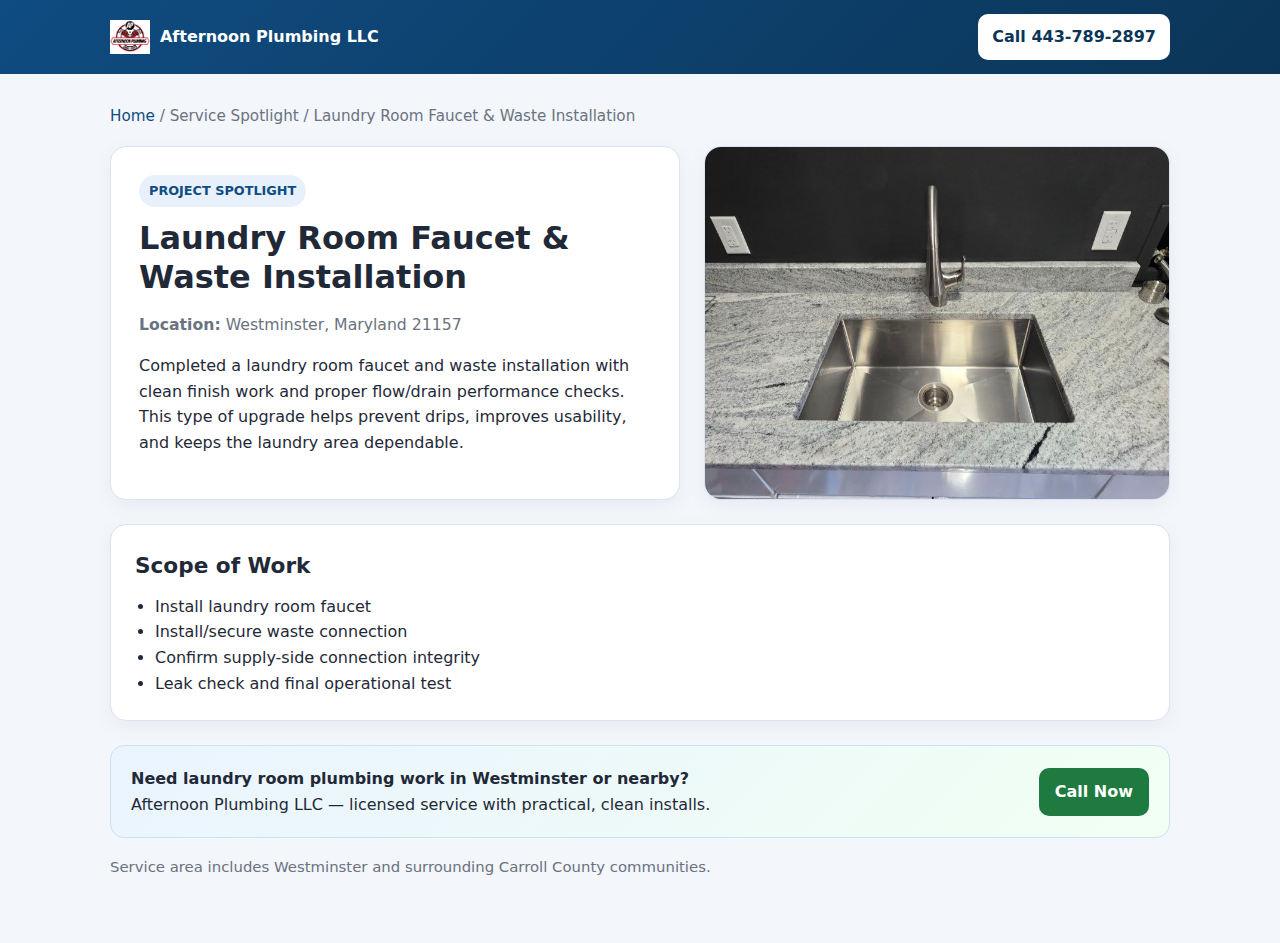
<file: laundry-faucet-page.html>
<!doctype html>
<html lang="en">
<head>
  <meta charset="UTF-8" />
  <meta name="viewport" content="width=device-width, initial-scale=1.0" />
  <title>Laundry Room Faucet & Waste Installation | Westminster MD 21157 | Afternoon Plumbing LLC</title>
  <meta name="description" content="Laundry room faucet and waste installation by Afternoon Plumbing LLC in Westminster, Maryland 21157." />
  <style>
    :root{--brand:#0f4c81;--brand-dark:#0b3558;--accent:#1f7a3f;--text:#1f2937;--muted:#6b7280;--bg:#f3f6fb;--card:#ffffff;--border:#dbe4f0}
    *{box-sizing:border-box} body{margin:0;background:var(--bg);color:var(--text);font-family:Inter,system-ui,-apple-system,Segoe UI,Roboto,Arial,sans-serif;line-height:1.6}
    .topbar{background:linear-gradient(135deg,var(--brand),var(--brand-dark));color:#fff}
    .topbar-inner{max-width:1100px;margin:0 auto;padding:14px 20px;display:flex;justify-content:space-between;align-items:center;gap:12px}
    .brand{display:flex;align-items:center;gap:10px;font-weight:700}.brand img{height:34px;width:auto}
    .phone-btn{background:#fff;color:var(--brand-dark);padding:10px 14px;border-radius:10px;text-decoration:none;font-weight:700}
    .container{max-width:1100px;margin:0 auto;padding:24px 20px 48px}.crumb{margin:6px 0 18px;color:var(--muted);font-size:.95rem}.crumb a{color:var(--brand);text-decoration:none}
    .hero{display:grid;grid-template-columns:1.1fr .9fr;gap:24px;align-items:stretch}.card{background:var(--card);border:1px solid var(--border);border-radius:16px;box-shadow:0 6px 20px rgba(16,24,40,.05)}
    .hero-copy{padding:28px}.eyebrow{display:inline-block;padding:6px 10px;background:#e8f1fb;color:var(--brand);border-radius:999px;font-size:.8rem;font-weight:700;text-transform:uppercase}
    h1{font-size:clamp(1.5rem,2.5vw,2.3rem);line-height:1.2;margin:12px 0 14px}.meta{color:var(--muted);font-size:.98rem}.hero-media img{width:100%;height:100%;object-fit:cover;border-radius:16px}
    .section{margin-top:24px}.section .card{padding:24px} h2{margin:0 0 10px;font-size:1.35rem} ul{margin:10px 0 0 0;padding-left:20px}
    .cta{display:flex;flex-wrap:wrap;align-items:center;justify-content:space-between;gap:14px;padding:20px;border-radius:14px;background:linear-gradient(135deg,#eaf4ff,#f1fff3);border:1px solid #cde1f6}
    .btn{display:inline-block;background:var(--accent);color:#fff;text-decoration:none;padding:11px 16px;border-radius:10px;font-weight:700}
    .footer-note{margin-top:18px;color:var(--muted);font-size:.93rem}
    @media (max-width:860px){.hero{grid-template-columns:1fr}.topbar-inner{flex-direction:column;align-items:flex-start}}
  </style>
</head>
<body>
  <header class="topbar"><div class="topbar-inner"><div class="brand"><img src="/images/logo.png" alt="Afternoon Plumbing LLC logo" /><span>Afternoon Plumbing LLC</span></div><a class="phone-btn" href="tel:4437892897">Call 443-789-2897</a></div></header>
  <main class="container">
    <p class="crumb"><a href="/">Home</a> / Service Spotlight / Laundry Room Faucet &amp; Waste Installation</p>
    <section class="hero">
      <article class="card hero-copy"><span class="eyebrow">Project Spotlight</span><h1>Laundry Room Faucet &amp; Waste Installation</h1><p class="meta"><strong>Location:</strong> Westminster, Maryland 21157</p><p>Completed a laundry room faucet and waste installation with clean finish work and proper flow/drain performance checks. This type of upgrade helps prevent drips, improves usability, and keeps the laundry area dependable.</p></article>
      <aside class="card hero-media"><img src="/images/laundry-faucet-service.jpg" alt="Laundry room faucet and waste installation in Westminster MD 21157" /></aside>
    </section>
    <section class="section"><div class="card"><h2>Scope of Work</h2><ul><li>Install laundry room faucet</li><li>Install/secure waste connection</li><li>Confirm supply-side connection integrity</li><li>Leak check and final operational test</li></ul></div></section>
    <section class="section"><div class="cta"><div><strong>Need laundry room plumbing work in Westminster or nearby?</strong><div>Afternoon Plumbing LLC — licensed service with practical, clean installs.</div></div><a class="btn" href="tel:4437892897">Call Now</a></div><p class="footer-note">Service area includes Westminster and surrounding Carroll County communities.</p></section>
  </main>
</body>
</html>
</file>
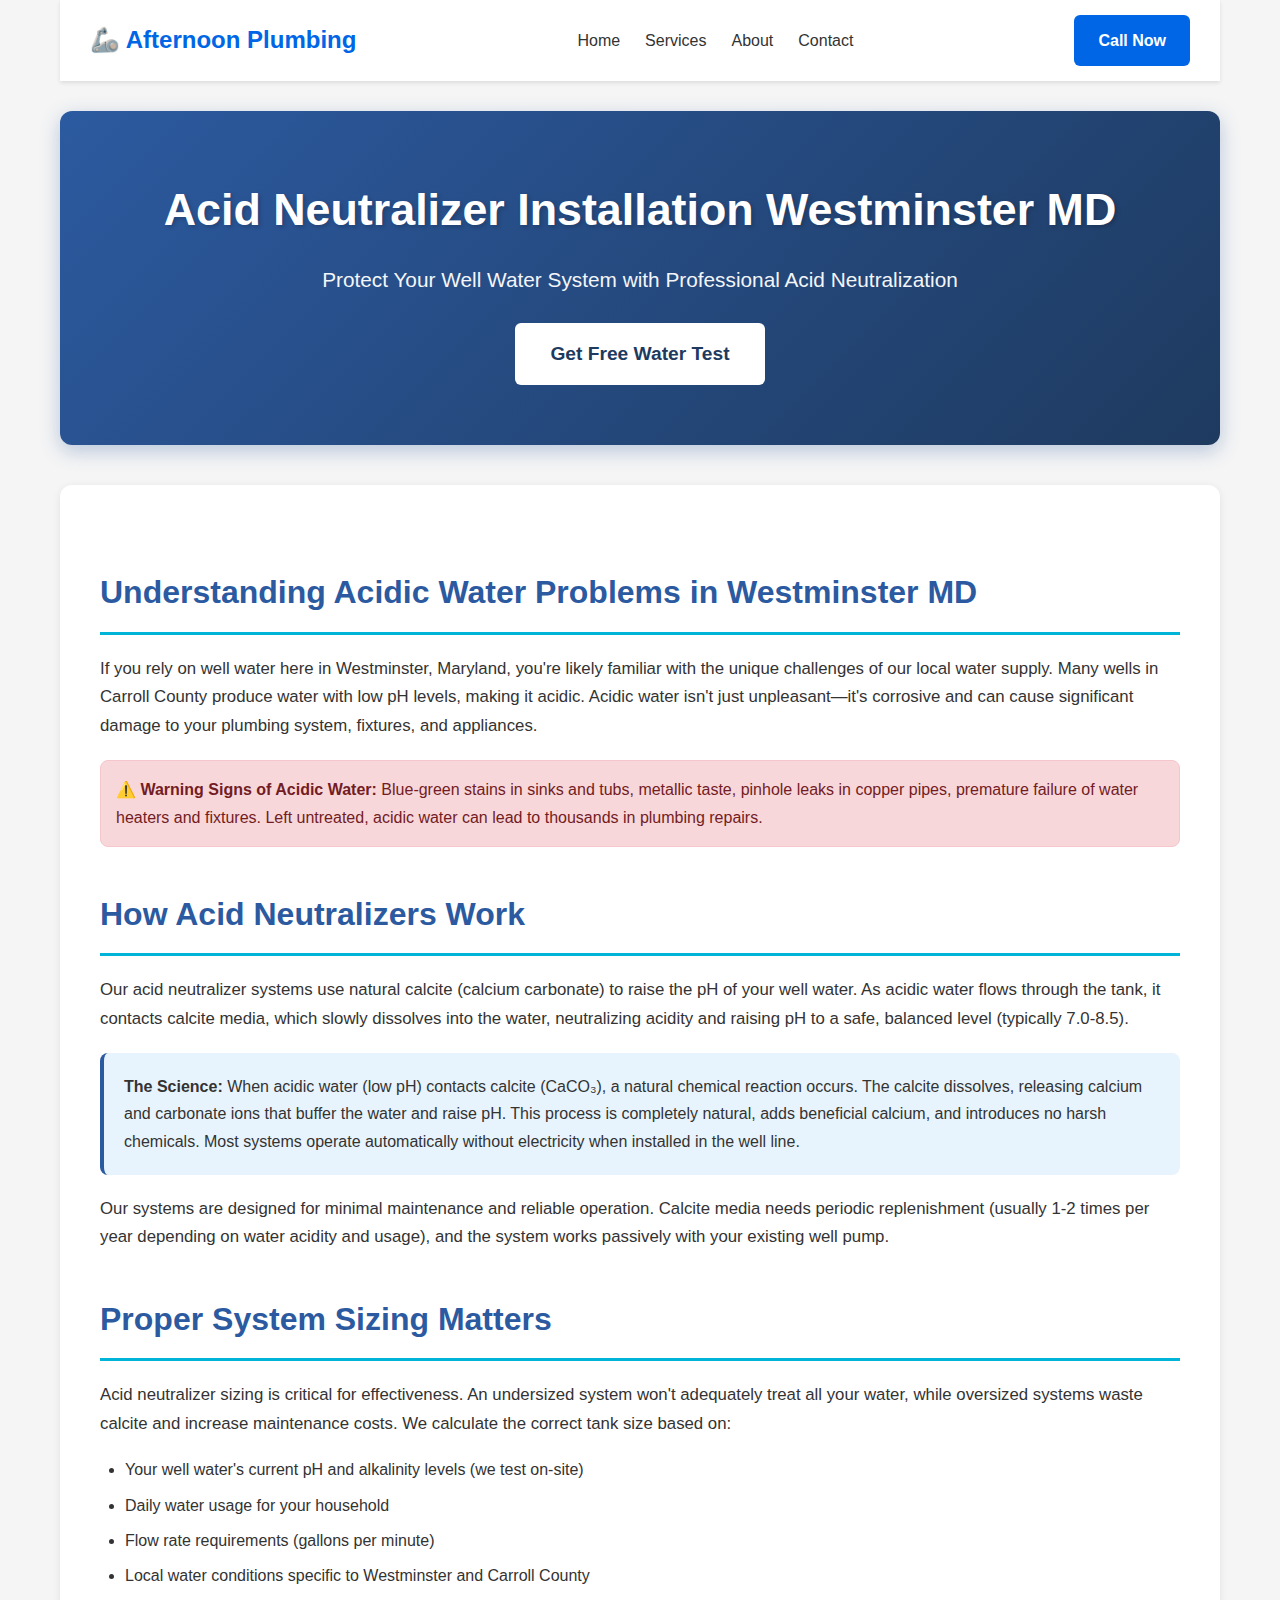
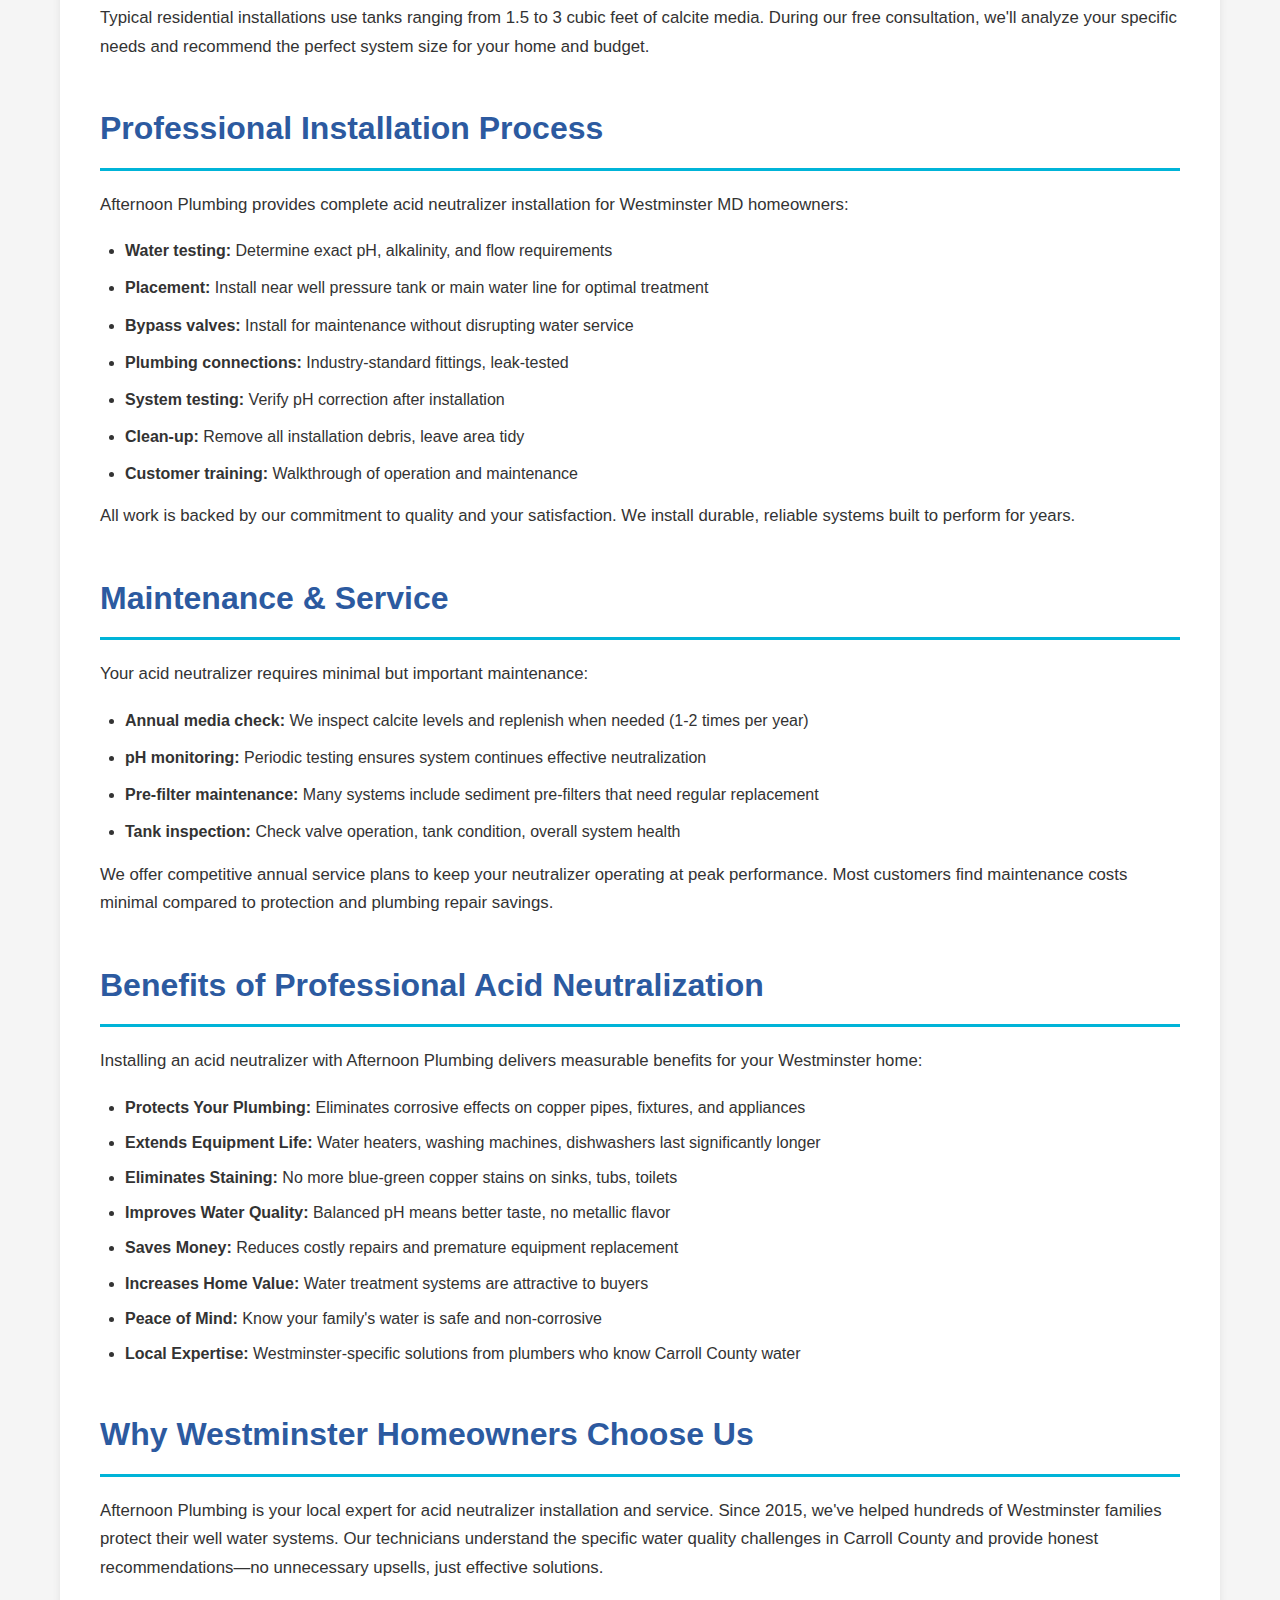
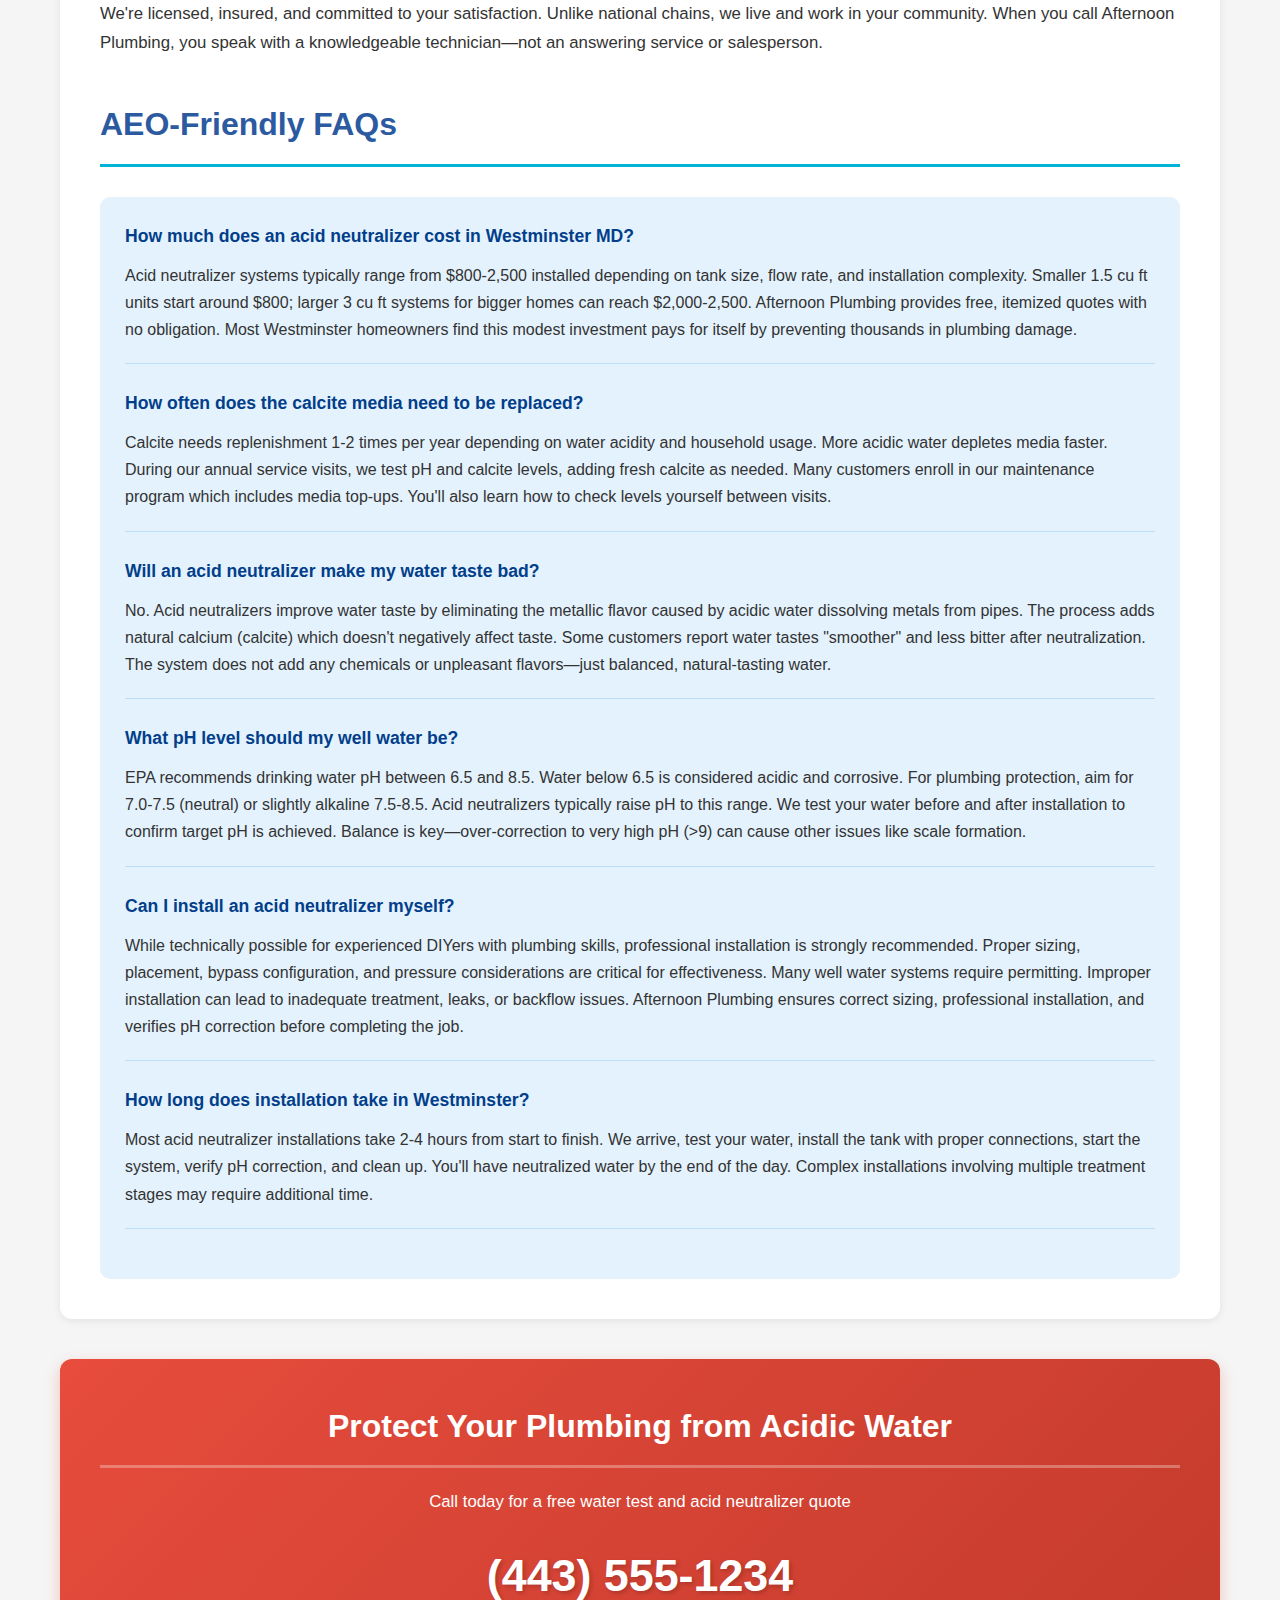
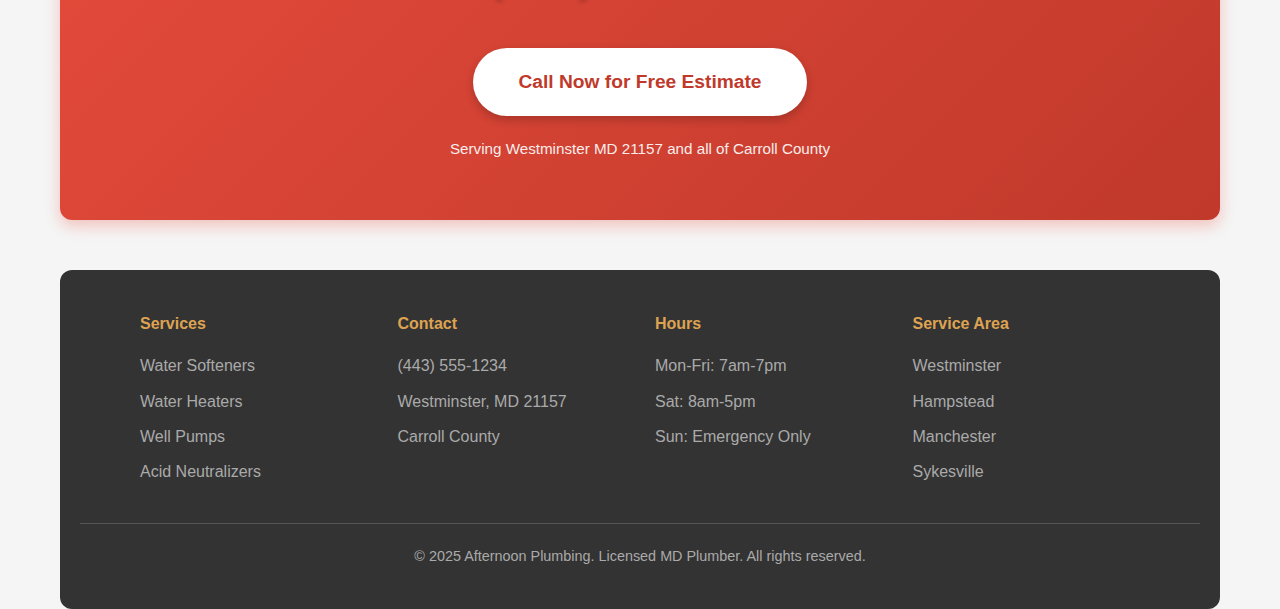
<file: mockup-acid-neutralizers.html>
<!DOCTYPE html>
<html lang="en">
<head>
    <meta charset="UTF-8">
    <meta name="viewport" content="width=device-width, initial-scale=1.0">
    <title>Acid Neutralizer Installation Westminster MD | Afternoon Plumbing</title>
    <meta name="description" content="Professional acid neutralizer installation in Westminster MD. Protect your well water system from corrosive acidic water with calcite neutralizing systems. Free quotes.">
    <meta name="keywords" content="acid neutralizer Westminster MD, acidic water treatment, well water neutralization, calcite neutralizer, water pH correction, Carroll County water treatment">
    <style>
        * { margin: 0; padding: 0; box-sizing: border-box; }
        body {
            font-family: 'Segoe UI', Tahoma, Geneva, Verdana, sans-serif;
            line-height: 1.7;
            color: #333;
            max-width: 1200px;
            margin: 0 auto;
            padding: 0 20px;
            background: #f5f5f5;
        }
        .header {
            background: white;
            padding: 15px 30px;
            display: flex;
            justify-content: space-between;
            align-items: center;
            box-shadow: 0 2px 4px rgba(0,0,0,0.1);
            margin-bottom: 30px;
        }
        .logo { font-size: 1.5rem; font-weight: bold; color: #0066e6; }
        .nav { display: flex; gap: 25px; }
        .nav a { color: #333; text-decoration: none; font-weight: 500; }
        .nav a:hover { color: #0066e6; }
        .btn {
            background: #0066e6;
            color: white;
            padding: 12px 24px;
            border-radius: 6px;
            text-decoration: none;
            font-weight: bold;
            display: inline-block;
            transition: transform 0.2s;
        }
        .btn:hover { transform: translateY(-2px); }
        .hero {
            background: linear-gradient(135deg, #2c5aa0 0%, #1e3a5f 100%);
            color: white;
            padding: 60px 40px;
            border-radius: 12px;
            text-align: center;
            margin-bottom: 40px;
            box-shadow: 0 6px 20px rgba(44,90,160,0.3);
        }
        .hero h1 { font-size: 2.8rem; margin-bottom: 15px; text-shadow: 2px 2px 4px rgba(0,0,0,0.2); }
        .hero p { font-size: 1.3rem; margin-bottom: 25px; opacity: 0.95; }
        .content {
            background: white;
            padding: 40px;
            border-radius: 12px;
            box-shadow: 0 2px 8px rgba(0,0,0,0.08);
            margin-bottom: 30px;
        }
        h2 {
            color: #2c5aa0;
            font-size: 2rem;
            margin: 40px 0 20px 0;
            padding-bottom: 12px;
            border-bottom: 3px solid #00b4d8;
        }
        h3 {
            color: #1e3a5f;
            font-size: 1.5rem;
            margin: 30px 0 15px 0;
        }
        p { margin-bottom: 18px; font-size: 1.05rem; }
        ul { margin: 15px 0 15px 25px; }
        li { margin-bottom: 10px; }
        .chemistry-box {
            background: #e8f4fd;
            padding: 20px;
            border-radius: 8px;
            border-left: 4px solid #2c5aa0;
            margin: 20px 0;
        }
        .benefits-list {
            margin: 15px 0 15px 25px;
        }
        .benefits-list li { margin-bottom: 8px; }
        .warning {
            background: #f8d7da;
            color: #721c24;
            padding: 15px;
            border-radius: 8px;
            margin: 20px 0;
            border: 1px solid #f5c6cb;
        }
        .faq { background: #e3f2fd; padding: 25px; border-radius: 10px; margin-top: 30px; }
        .faq-item { margin-bottom: 25px; padding-bottom: 20px; border-bottom: 1px solid #bbdefb; }
        .faq-question { font-weight: bold; color: #023e8a; font-size: 1.1rem; margin-bottom: 10px; }
        .faq-answer { color: #333; line-height: 1.7; }
        .cta {
            background: linear-gradient(135deg, #e74c3c 0%, #c0392b 100%);
            color: white;
            padding: 40px;
            text-align: center;
            border-radius: 12px;
            margin: 40px 0;
            box-shadow: 0 6px 15px rgba(231,76,60,0.3);
        }
        .cta h2 { color: white; border-bottom-color: rgba(255,255,255,0.3); margin-top: 0; }
        .phone-number {
            font-size: 2.8rem;
            font-weight: bold;
            margin: 20px 0;
            text-shadow: 2px 2px 4px rgba(0,0,0,0.2);
            display: block;
            text-decoration: none;
            color: white;
        }
        .cta-button {
            background: white;
            color: #c0392b;
            padding: 18px 45px;
            border-radius: 50px;
            text-decoration: none;
            font-weight: bold;
            font-size: 1.2rem;
            display: inline-block;
            margin-top: 15px;
            transition: all 0.3s;
            box-shadow: 0 4px 10px rgba(0,0,0,0.2);
        }
        .cta-button:hover { transform: translateY(-3px); box-shadow: 0 6px 15px rgba(0,0,0,0.3); }
        footer {
            background: #333;
            color: white;
            padding: 40px 20px;
            margin-top: 50px;
            border-radius: 12px;
        }
        .footer-grid {
            display: grid;
            grid-template-columns: repeat(auto-fit, minmax(200px, 1fr));
            gap: 30px;
            max-width: 1000px;
            margin: 0 auto;
        }
        .footer-col h4 { color: #dea352; margin-bottom: 15px; }
        .footer-col a { color: #aaa; text-decoration: none; display: block; margin-bottom: 8px; }
        .footer-col a:hover { color: white; }
        @media (max-width: 768px) {
            .hero h1 { font-size: 2rem; }
            .phone-number { font-size: 2rem; }
            .nav { display: none; }
        }
    </style>
</head>
<body>
    <!-- Header -->
    <div class="header">
        <div class="logo">🦾 Afternoon Plumbing</div>
        <nav class="nav">
            <a href="#">Home</a>
            <a href="#">Services</a>
            <a href="#">About</a>
            <a href="#">Contact</a>
        </nav>
        <a href="tel:4435551234" class="btn">Call Now</a>
    </div>

    <!-- Hero -->
    <div class="hero">
        <h1>Acid Neutralizer Installation Westminster MD</h1>
        <p>Protect Your Well Water System with Professional Acid Neutralization</p>
        <a href="tel:4435551234" class="btn" style="background: white; color: #1e3a5f; font-size: 1.2rem; padding: 15px 35px;">Get Free Water Test</a>
    </div>

    <!-- Main Content -->
    <div class="content">
        <h2>Understanding Acidic Water Problems in Westminster MD</h2>
        <p>If you rely on well water here in Westminster, Maryland, you're likely familiar with the unique challenges of our local water supply. Many wells in Carroll County produce water with low pH levels, making it acidic. Acidic water isn't just unpleasant—it's corrosive and can cause significant damage to your plumbing system, fixtures, and appliances.</p>

        <div class="warning">
            <strong>⚠️ Warning Signs of Acidic Water:</strong> Blue-green stains in sinks and tubs, metallic taste, pinhole leaks in copper pipes, premature failure of water heaters and fixtures. Left untreated, acidic water can lead to thousands in plumbing repairs.
        </div>

        <h2>How Acid Neutralizers Work</h2>
        <p>Our acid neutralizer systems use natural calcite (calcium carbonate) to raise the pH of your well water. As acidic water flows through the tank, it contacts calcite media, which slowly dissolves into the water, neutralizing acidity and raising pH to a safe, balanced level (typically 7.0-8.5).</p>

        <div class="chemistry-box">
            <strong>The Science:</strong> When acidic water (low pH) contacts calcite (CaCO₃), a natural chemical reaction occurs. The calcite dissolves, releasing calcium and carbonate ions that buffer the water and raise pH. This process is completely natural, adds beneficial calcium, and introduces no harsh chemicals. Most systems operate automatically without electricity when installed in the well line.
        </div>

        <p>Our systems are designed for minimal maintenance and reliable operation. Calcite media needs periodic replenishment (usually 1-2 times per year depending on water acidity and usage), and the system works passively with your existing well pump.</p>

        <h2>Proper System Sizing Matters</h2>
        <p>Acid neutralizer sizing is critical for effectiveness. An undersized system won't adequately treat all your water, while oversized systems waste calcite and increase maintenance costs. We calculate the correct tank size based on:</p>
        <ul class="benefits-list">
            <li>Your well water's current pH and alkalinity levels (we test on-site)</li>
            <li>Daily water usage for your household</li>
            <li>Flow rate requirements (gallons per minute)</li>
            <li>Local water conditions specific to Westminster and Carroll County</li>
        </ul>
        <p>Typical residential installations use tanks ranging from 1.5 to 3 cubic feet of calcite media. During our free consultation, we'll analyze your specific needs and recommend the perfect system size for your home and budget.</p>

        <h2>Professional Installation Process</h2>
        <p>Afternoon Plumbing provides complete acid neutralizer installation for Westminster MD homeowners:</p>
        <ul>
            <li><strong>Water testing:</strong> Determine exact pH, alkalinity, and flow requirements</li>
            <li><strong>Placement:</strong> Install near well pressure tank or main water line for optimal treatment</li>
            <li><strong>Bypass valves:</strong> Install for maintenance without disrupting water service</li>
            <li><strong>Plumbing connections:</strong> Industry-standard fittings, leak-tested</li>
            <li><strong>System testing:</strong> Verify pH correction after installation</li>
            <li><strong>Clean-up:</strong> Remove all installation debris, leave area tidy</li>
            <li><strong>Customer training:</strong> Walkthrough of operation and maintenance</li>
        </ul>
        <p>All work is backed by our commitment to quality and your satisfaction. We install durable, reliable systems built to perform for years.</p>

        <h2>Maintenance & Service</h2>
        <p>Your acid neutralizer requires minimal but important maintenance:</p>
        <ul>
            <li><strong>Annual media check:</strong> We inspect calcite levels and replenish when needed (1-2 times per year)</li>
            <li><strong>pH monitoring:</strong> Periodic testing ensures system continues effective neutralization</li>
            <li><strong>Pre-filter maintenance:</strong> Many systems include sediment pre-filters that need regular replacement</li>
            <li><strong>Tank inspection:</strong> Check valve operation, tank condition, overall system health</li>
        </ul>

        <p>We offer competitive annual service plans to keep your neutralizer operating at peak performance. Most customers find maintenance costs minimal compared to protection and plumbing repair savings.</p>

        <h2>Benefits of Professional Acid Neutralization</h2>
        <p>Installing an acid neutralizer with Afternoon Plumbing delivers measurable benefits for your Westminster home:</p>
        <ul class="benefits-list">
            <li><strong>Protects Your Plumbing:</strong> Eliminates corrosive effects on copper pipes, fixtures, and appliances</li>
            <li><strong>Extends Equipment Life:</strong> Water heaters, washing machines, dishwashers last significantly longer</li>
            <li><strong>Eliminates Staining:</strong> No more blue-green copper stains on sinks, tubs, toilets</li>
            <li><strong>Improves Water Quality:</strong> Balanced pH means better taste, no metallic flavor</li>
            <li><strong>Saves Money:</strong> Reduces costly repairs and premature equipment replacement</li>
            <li><strong>Increases Home Value:</strong> Water treatment systems are attractive to buyers</li>
            <li><strong>Peace of Mind:</strong> Know your family's water is safe and non-corrosive</li>
            <li><strong>Local Expertise:</strong> Westminster-specific solutions from plumbers who know Carroll County water</li>
        </ul>

        <h2>Why Westminster Homeowners Choose Us</h2>
        <p>Afternoon Plumbing is your local expert for acid neutralizer installation and service. Since 2015, we've helped hundreds of Westminster families protect their well water systems. Our technicians understand the specific water quality challenges in Carroll County and provide honest recommendations—no unnecessary upsells, just effective solutions.</p>

        <p>We're licensed, insured, and committed to your satisfaction. Unlike national chains, we live and work in your community. When you call Afternoon Plumbing, you speak with a knowledgeable technician—not an answering service or salesperson.</p>

        <h2>AEO-Friendly FAQs</h2>
        <div class="faq">
            <div class="faq-item">
                <div class="faq-question">How much does an acid neutralizer cost in Westminster MD?</div>
                <div class="faq-answer">Acid neutralizer systems typically range from $800-2,500 installed depending on tank size, flow rate, and installation complexity. Smaller 1.5 cu ft units start around $800; larger 3 cu ft systems for bigger homes can reach $2,000-2,500. Afternoon Plumbing provides free, itemized quotes with no obligation. Most Westminster homeowners find this modest investment pays for itself by preventing thousands in plumbing damage.</div>
            </div>
            <div class="faq-item">
                <div class="faq-question">How often does the calcite media need to be replaced?</div>
                <div class="faq-answer">Calcite needs replenishment 1-2 times per year depending on water acidity and household usage. More acidic water depletes media faster. During our annual service visits, we test pH and calcite levels, adding fresh calcite as needed. Many customers enroll in our maintenance program which includes media top-ups. You'll also learn how to check levels yourself between visits.</div>
            </div>
            <div class="faq-item">
                <div class="faq-question">Will an acid neutralizer make my water taste bad?</div>
                <div class="faq-answer">No. Acid neutralizers improve water taste by eliminating the metallic flavor caused by acidic water dissolving metals from pipes. The process adds natural calcium (calcite) which doesn't negatively affect taste. Some customers report water tastes "smoother" and less bitter after neutralization. The system does not add any chemicals or unpleasant flavors—just balanced, natural-tasting water.</div>
            </div>
            <div class="faq-item">
                <div class="faq-question">What pH level should my well water be?</div>
                <div class="faq-answer">EPA recommends drinking water pH between 6.5 and 8.5. Water below 6.5 is considered acidic and corrosive. For plumbing protection, aim for 7.0-7.5 (neutral) or slightly alkaline 7.5-8.5. Acid neutralizers typically raise pH to this range. We test your water before and after installation to confirm target pH is achieved. Balance is key—over-correction to very high pH (>9) can cause other issues like scale formation.</div>
            </div>
            <div class="faq-item">
                <div class="faq-question">Can I install an acid neutralizer myself?</div>
                <div class="faq-answer">While technically possible for experienced DIYers with plumbing skills, professional installation is strongly recommended. Proper sizing, placement, bypass configuration, and pressure considerations are critical for effectiveness. Many well water systems require permitting. Improper installation can lead to inadequate treatment, leaks, or backflow issues. Afternoon Plumbing ensures correct sizing, professional installation, and verifies pH correction before completing the job.</div>
            </div>
            <div class="faq-item">
                <div class="faq-question">How long does installation take in Westminster?</div>
                <div class="faq-answer">Most acid neutralizer installations take 2-4 hours from start to finish. We arrive, test your water, install the tank with proper connections, start the system, verify pH correction, and clean up. You'll have neutralized water by the end of the day. Complex installations involving multiple treatment stages may require additional time.</div>
            </div>
        </div>
    </div>

    <!-- CTA -->
    <div class="cta">
        <h2>Protect Your Plumbing from Acidic Water</h2>
        <p class="cta-text">Call today for a free water test and acid neutralizer quote</p>
        <a href="tel:4435551234" class="phone-number">(443) 555-1234</a>
        <a href="tel:4435551234" class="cta-button">Call Now for Free Estimate</a>
        <p style="margin-top: 20px; font-size: 0.95rem; opacity: 0.9;">Serving Westminster MD 21157 and all of Carroll County</p>
    </div>

    <!-- Footer -->
    <footer>
        <div class="footer-grid">
            <div class="footer-col">
                <h4>Services</h4>
                <a href="#">Water Softeners</a>
                <a href="#">Water Heaters</a>
                <a href="#">Well Pumps</a>
                <a href="#">Acid Neutralizers</a>
            </div>
            <div class="footer-col">
                <h4>Contact</h4>
                <a href="tel:4435551234">(443) 555-1234</a>
                <a href="#">Westminster, MD 21157</a>
                <a href="#">Carroll County</a>
            </div>
            <div class="footer-col">
                <h4>Hours</h4>
                <a href="#">Mon-Fri: 7am-7pm</a>
                <a href="#">Sat: 8am-5pm</a>
                <a href="#">Sun: Emergency Only</a>
            </div>
            <div class="footer-col">
                <h4>Service Area</h4>
                <a href="#">Westminster</a>
                <a href="#">Hampstead</a>
                <a href="#">Manchester</a>
                <a href="#">Sykesville</a>
            </div>
        </div>
        <div style="text-align: center; margin-top: 30px; padding-top: 20px; border-top: 1px solid #555; color: #aaa; font-size: 0.9rem;">
            © 2025 Afternoon Plumbing. Licensed MD Plumber. All rights reserved.
        </div>
    </footer>
</body>
</html>
</file>
<file: styles/glass-site.css>
@import url('https://fonts.googleapis.com/css2?family=Manrope:wght@400;500;600;700;800&family=Sora:wght@500;600;700;800&display=swap');

:root{
  --bg:#f4f9fd;
  --bg-deep:#e9f2f8;
  --surface:rgba(255,255,255,.58);
  --surface-strong:rgba(255,255,255,.78);
  --surface-soft:rgba(255,255,255,.36);
  --line:rgba(179,206,226,.55);
  --line-strong:rgba(138,177,206,.55);
  --ink:#17324f;
  --ink-soft:#42617f;
  --brand:#1a3a5c;
  --brand-2:#2b6999;
  --accent:#e67e22;
  --accent-soft:#f7b562;
  --success:#1d8c57;
  --shadow:0 24px 60px rgba(22,56,87,.14);
  --shadow-soft:0 16px 40px rgba(22,56,87,.09);
  --radius-xl:32px;
  --radius-lg:24px;
  --radius-md:18px;
  --radius-sm:14px;
  --max:1180px;
}

*{box-sizing:border-box}
html{scroll-behavior:smooth}
body{
  margin:0;
  min-height:100vh;
  font-family:"Manrope",system-ui,-apple-system,BlinkMacSystemFont,"Segoe UI",sans-serif;
  color:var(--ink);
  background:
    radial-gradient(circle at 12% 12%, rgba(43,105,153,.18), transparent 28%),
    radial-gradient(circle at 86% 8%, rgba(230,126,34,.20), transparent 26%),
    radial-gradient(circle at 78% 82%, rgba(26,58,92,.12), transparent 26%),
    linear-gradient(180deg, #f8fbfe 0%, var(--bg) 44%, var(--bg-deep) 100%);
  position:relative;
  overflow-x:hidden;
}
body::before,
body::after{
  content:"";
  position:fixed;
  inset:auto;
  pointer-events:none;
  z-index:0;
}
body::before{
  top:-10rem;
  right:-6rem;
  width:28rem;
  height:28rem;
  border-radius:50%;
  background:radial-gradient(circle, rgba(255,255,255,.62) 0%, rgba(255,255,255,0) 68%);
  filter:blur(12px);
}
body::after{
  left:-8rem;
  bottom:-10rem;
  width:26rem;
  height:26rem;
  border-radius:50%;
  background:radial-gradient(circle, rgba(255,255,255,.36) 0%, rgba(255,255,255,0) 70%);
  filter:blur(14px);
}
img{max-width:100%;display:block}
a{color:inherit}
button,input,textarea,select{font:inherit}

.page-shell,
.site-nav,
.site-footer{position:relative;z-index:1}

.site-nav{
  position:sticky;
  top:0;
  z-index:80;
  border-bottom:1px solid rgba(203,223,238,.55);
  background:rgba(248,252,255,.56);
  backdrop-filter:blur(18px) saturate(150%);
}
.site-nav-inner{
  max-width:var(--max);
  margin:0 auto;
  padding:14px 18px;
  display:grid;
  grid-template-columns:auto 1fr auto auto;
  align-items:center;
  gap:14px;
}
.site-brand{
  display:flex;
  align-items:center;
  gap:12px;
  text-decoration:none;
  min-width:0;
  font-weight:800;
  color:var(--brand);
}
.site-brand img{height:30px;width:auto}
.site-brand span{
  font-family:"Sora",sans-serif;
  font-size:1rem;
  letter-spacing:-.03em;
  white-space:nowrap;
  overflow:hidden;
  text-overflow:ellipsis;
}
.site-nav-links{
  display:flex;
  align-items:center;
  justify-content:center;
  gap:28px;
}
.site-nav-links a,
.site-nav-menu-list a{
  text-decoration:none;
  font-size:14px;
  font-weight:700;
  color:#4b657e;
  position:relative;
}
.site-nav-links a::after{
  content:"";
  position:absolute;
  left:0;
  bottom:-8px;
  width:100%;
  height:2px;
  border-radius:999px;
  background:linear-gradient(90deg,var(--accent),var(--brand));
  transform:scaleX(0);
  transform-origin:left;
  transition:transform .2s ease;
}
.site-nav-links a:hover,
.site-nav-links a.active,
.site-nav-menu-list a.active{color:var(--brand)}
.site-nav-links a:hover::after,
.site-nav-links a.active::after{transform:scaleX(1)}
.site-nav-call,
.btn,
.pill-link{
  display:inline-flex;
  align-items:center;
  justify-content:center;
  gap:8px;
  text-decoration:none;
  border-radius:999px;
  font-weight:800;
  transition:transform .2s ease,box-shadow .2s ease,background .2s ease,border-color .2s ease;
}
.site-nav-call{
  white-space:nowrap;
  padding:12px 16px;
  font-size:14px;
  color:#fff;
  background:linear-gradient(135deg,var(--accent),var(--accent-soft));
  box-shadow:0 18px 32px rgba(230,126,34,.24);
}
.site-nav-call:hover,.btn:hover,.pill-link:hover{transform:translateY(-1px)}
.site-nav-menu{display:none;position:relative}
.site-nav-menu-btn{
  width:40px;height:40px;border:0;border-radius:12px;
  background:linear-gradient(135deg,var(--brand),#234f7e);
  color:#fff;font-size:1rem;font-weight:800;
  box-shadow:0 14px 28px rgba(26,58,92,.18);
}
.site-nav-menu-list{
  display:none;
  position:absolute;
  right:0;top:48px;
  min-width:180px;
  padding:8px;
  border-radius:18px;
  border:1px solid var(--line);
  background:rgba(255,255,255,.86);
  backdrop-filter:blur(18px);
  box-shadow:var(--shadow);
}
.site-nav-menu.open .site-nav-menu-list{display:grid;gap:2px}
.site-nav-menu-list a{padding:12px 14px;border-radius:12px}
.site-nav-menu-list a:hover,.site-nav-menu-list a.active{background:rgba(238,246,252,.9)}

.page-shell{
  max-width:var(--max);
  margin:0 auto;
  padding:26px 16px 70px;
}
.hero-grid,
.split-grid,
.dual-grid,
.tile-grid,
.stats-grid,
.quick-grid,
.links-grid,
.footer-grid,
.contact-grid,
.service-grid,
.compare-grid{
  display:grid;
  gap:18px;
}
.hero-grid{grid-template-columns:minmax(0,1.15fr) minmax(320px,.85fr);align-items:stretch}
.dual-grid{grid-template-columns:repeat(2,minmax(0,1fr))}
.split-grid{grid-template-columns:minmax(0,1fr) minmax(0,.9fr)}
.service-grid{grid-template-columns:repeat(2,minmax(0,1fr))}
.tile-grid{grid-template-columns:repeat(3,minmax(0,1fr))}
.stats-grid{grid-template-columns:repeat(3,minmax(0,1fr))}
.quick-grid{grid-template-columns:repeat(4,minmax(0,1fr))}
.links-grid{grid-template-columns:repeat(3,minmax(0,1fr))}
.contact-grid{grid-template-columns:repeat(2,minmax(0,1fr))}
.compare-grid{grid-template-columns:minmax(0,1.12fr) minmax(0,.88fr)}

.glass-panel,
.glass-card,
.hero-panel,
.cta-band,
.footer-panel,
.info-stack > *{
  background:linear-gradient(180deg, rgba(255,255,255,.70), rgba(255,255,255,.42));
  border:1px solid var(--line);
  box-shadow:var(--shadow);
  backdrop-filter:blur(18px) saturate(145%);
}
.hero-panel,
.glass-panel,
.cta-band,
.footer-panel{border-radius:var(--radius-xl)}
.glass-card,
.info-stack > *{border-radius:var(--radius-lg)}
.hero-panel{padding:28px;position:relative;overflow:hidden}
.hero-panel::before,
.cta-band::before{
  content:"";
  position:absolute;
  inset:auto auto -30% -10%;
  width:260px;height:260px;border-radius:50%;
  background:radial-gradient(circle, rgba(43,105,153,.16), rgba(43,105,153,0) 70%);
  pointer-events:none;
}
.hero-panel::after,
.cta-band::after{
  content:"";
  position:absolute;
  top:-70px;right:-30px;
  width:240px;height:240px;border-radius:50%;
  background:radial-gradient(circle, rgba(230,126,34,.18), rgba(230,126,34,0) 72%);
  pointer-events:none;
}
.glass-panel{padding:24px}
.glass-card{padding:20px;box-shadow:var(--shadow-soft)}
.cta-band{padding:26px;position:relative;overflow:hidden}
.footer-panel{padding:22px}

.kicker,
.section-kicker,
.tag,
.badge{
  display:inline-flex;
  align-items:center;
  gap:8px;
  width:max-content;
  max-width:100%;
  padding:9px 14px;
  border-radius:999px;
  font-family:"Sora",sans-serif;
  font-size:.72rem;
  font-weight:700;
  letter-spacing:.12em;
  text-transform:uppercase;
}
.kicker,
.section-kicker{
  color:var(--brand);
  background:linear-gradient(135deg, rgba(234,244,251,.95), rgba(255,243,228,.92));
  border:1px solid rgba(171,203,225,.56);
}
.badge{
  color:#fff;
  background:linear-gradient(135deg,var(--brand),var(--brand-2));
  border:1px solid rgba(255,255,255,.24);
}
.tag{
  color:var(--brand);
  background:rgba(241,248,253,.78);
  border:1px solid rgba(179,206,226,.48);
  padding:8px 12px;
  letter-spacing:.04em;
  font-size:.74rem;
}

h1,h2,h3,h4{
  margin:0;
  font-family:"Sora",sans-serif;
  letter-spacing:-.04em;
  color:var(--brand);
}
h1{margin-top:16px;font-size:clamp(2.2rem,7vw,4.2rem);line-height:1.02}
h2{font-size:clamp(1.5rem,3vw,2.25rem);line-height:1.08}
h3{font-size:1.15rem;line-height:1.2}
p{margin:0}
.lede,
.section-copy,
.glass-card p,
.glass-panel p,
.cta-band p,
.footer-panel p,
li,
.faq-copy,
.summary-copy{
  color:var(--ink-soft);
  line-height:1.78;
}
.lede{margin-top:14px;font-size:1.03rem;max-width:62ch}
.section{margin-top:22px}
.section-head{display:flex;flex-wrap:wrap;align-items:end;justify-content:space-between;gap:14px;margin-bottom:14px}
.section-head p{max-width:58ch}

.metric,
.quick-stat,
.link-card,
.service-tile,
.detail-card,
.media-card,
.quote-card,
.alert-card,
.process-card{
  position:relative;
  overflow:hidden;
  background:linear-gradient(180deg, rgba(255,255,255,.72), rgba(255,255,255,.48));
  border:1px solid var(--line);
  box-shadow:var(--shadow-soft);
  backdrop-filter:blur(16px) saturate(140%);
}
.metric,
.quick-stat,.alert-card,.process-card{padding:18px;border-radius:22px}
.link-card,.service-tile,.detail-card,.media-card,.quote-card{padding:20px;border-radius:24px}
.metric strong,
.quick-stat strong{display:block;font-family:"Sora",sans-serif;font-size:1rem;color:var(--brand);margin-bottom:8px}
.metric span,.quick-stat span{color:var(--ink-soft);line-height:1.6;font-size:.95rem}

.btn{padding:14px 18px;border:1px solid transparent;font-size:15px}
.btn-primary{color:#fff;background:linear-gradient(135deg,var(--brand),var(--brand-2));box-shadow:0 18px 34px rgba(26,58,92,.24)}
.btn-secondary{color:var(--brand);background:rgba(255,255,255,.58);border-color:rgba(156,190,215,.5);box-shadow:var(--shadow-soft)}
.btn-accent{color:#fff;background:linear-gradient(135deg,var(--accent),var(--accent-soft));box-shadow:0 18px 34px rgba(230,126,34,.22)}
.actions,.chip-row,.pill-row{display:flex;flex-wrap:wrap;gap:12px}
.pill-link{
  padding:11px 14px;
  border:1px solid rgba(164,194,217,.48);
  background:rgba(255,255,255,.54);
  color:var(--brand);
  font-size:.92rem;
}

.list,
.check-list,
.icon-list{margin:0;padding-left:18px}
.check-list{list-style:none;padding-left:0;display:grid;gap:12px}
.check-list li{position:relative;padding-left:28px}
.check-list li::before{
  content:"✓";
  position:absolute;left:0;top:0;
  color:var(--success);
  font-weight:800;
}
.icon-list li+li,.list li+li{margin-top:10px}
.emphasis{color:var(--brand);font-weight:800}
.muted{color:#62809b}

.service-tile{display:flex;flex-direction:column;gap:16px}
.service-media,.hero-media,.compare-frame{
  position:relative;
  overflow:hidden;
  border-radius:20px;
  border:1px solid rgba(179,206,226,.46);
  background:rgba(230,240,248,.7);
}
.service-media{aspect-ratio:1.18/1}
.hero-media{min-height:320px}
.service-media img,.hero-media img{width:100%;height:100%;object-fit:cover}
.service-tile .actions{margin-top:auto}
.detail-grid{display:grid;grid-template-columns:repeat(2,minmax(0,1fr));gap:16px}

details.faq-item{
  border-radius:22px;
  border:1px solid var(--line);
  background:linear-gradient(180deg, rgba(255,255,255,.72), rgba(255,255,255,.46));
  box-shadow:var(--shadow-soft);
  overflow:hidden;
}
.faq-item + .faq-item{margin-top:12px}
.faq-item summary{
  list-style:none;
  cursor:pointer;
  padding:18px 20px;
  display:flex;
  align-items:flex-start;
  justify-content:space-between;
  gap:18px;
  font-family:"Sora",sans-serif;
  font-size:1rem;
  color:var(--brand);
}
.faq-item summary::-webkit-details-marker{display:none}
.faq-item summary::after{
  content:"+";
  flex:0 0 auto;
  font-size:1.4rem;
  line-height:1;
  color:var(--accent);
  transition:transform .2s ease;
}
.faq-item[open] summary::after{transform:rotate(45deg)}
.faq-copy{padding:0 20px 18px}

.quote-card{
  background:linear-gradient(135deg, rgba(26,58,92,.86), rgba(43,105,153,.76));
  color:#fff;
}
.quote-card p,.quote-card .muted{color:rgba(255,255,255,.86)}
.quote-card h3,.quote-card .emphasis{color:#fff}

.alert-card{
  background:linear-gradient(135deg, rgba(255,240,213,.94), rgba(255,255,255,.62));
  border-color:rgba(236,178,96,.45);
}
.alert-card strong{display:block;font-family:"Sora",sans-serif;color:var(--brand);margin-bottom:6px}

.info-stack{display:grid;gap:16px;height:100%}
.info-stack > *{padding:20px;position:relative;overflow:hidden}
.info-stack h3{margin-bottom:10px}
.info-stack ul{margin:0;padding-left:18px}
.info-stack li+li{margin-top:8px}

.hero-media .media-tag,
.service-media .media-tag,
.compare-label{
  position:absolute;
  left:14px;
  top:14px;
  z-index:2;
  padding:8px 12px;
  border-radius:999px;
  background:rgba(20,46,72,.78);
  color:#fff;
  font-family:"Sora",sans-serif;
  font-size:.72rem;
  letter-spacing:.08em;
  text-transform:uppercase;
}
.hero-media.has-image::after,
.service-media::after{
  content:"";
  position:absolute;
  inset:0;
  background:linear-gradient(180deg, rgba(13,32,51,.08), rgba(13,32,51,.28));
  pointer-events:none;
}
.service-media.top-focus img{object-position:center 28%}
.hero-media.top-focus img{object-position:center 24%}

.compare-frame{min-height:340px;background:#000}
.compare{position:relative;user-select:none;touch-action:none}
.compare figure{position:relative;width:100%;height:400px;overflow:hidden;margin:0}
.compare-before-bg{
  background-image:url(/images/hose-bib-before.jpg);
  background-size:cover;
  position:absolute;
  inset:0;
}
.compare-after-bg{
  background-image:url(/images/hose-bib-after.jpg);
  background-size:cover;
  position:absolute;
  top:0;bottom:0;left:0;
  width:50%;
  box-shadow:0 0 0 2px rgba(255,255,255,.95);
  overflow:hidden;
}
.compare-handle{
  position:absolute;
  top:0;bottom:0;left:50%;
  width:4px;
  background:rgba(255,255,255,.96);
  pointer-events:auto;
  z-index:3;
  cursor:ew-resize;
}
.compare-handle:hover{background:rgba(255,255,255,1)}
.compare-knob{
  position:absolute;
  top:50%;left:50%;transform:translate(-50%,-50%);
  width:52px;height:52px;border-radius:50%;
  display:grid;place-items:center;
  background:#fff;color:var(--brand);
  border:3px solid rgba(26,58,92,.18);
  box-shadow:0 16px 30px rgba(0,0,0,.22);
  font-weight:800;font-size:1.15rem;
}
.compare-label{top:auto;bottom:14px}
.compare-label.after{left:auto;right:14px}
.compare-instruction{
  position:absolute;
  top:14px;left:50%;transform:translateX(-50%);
  z-index:2;
  padding:8px 12px;border-radius:999px;
  background:rgba(20,46,72,.66);color:#fff;font-size:.78rem;
}

.callout{
  display:flex;flex-wrap:wrap;gap:12px;align-items:center;
  margin-top:18px;padding:14px 16px;
  border-radius:18px;border:1px solid rgba(172,201,223,.44);
  background:rgba(248,252,255,.52);
}
.callout strong{font-family:"Sora",sans-serif;color:var(--brand)}
.inline-links{display:flex;flex-wrap:wrap;gap:10px;margin-top:16px}
.inline-links a{text-decoration:none;color:var(--brand);font-weight:800}
.inline-links a:hover{text-decoration:underline}

.contact-action-group,
.footer-action-group{
  display:flex;
  flex-wrap:wrap;
  gap:10px;
  margin-top:16px;
}
.contact-action-group .btn,
.footer-action-group .btn,
.footer-email-chip{
  min-height:44px;
}
.footer-email-chip{
  display:inline-flex;
  align-items:center;
  justify-content:center;
  gap:8px;
  text-decoration:none;
  border-radius:999px;
  font-weight:800;
  padding:12px 16px;
  color:var(--brand);
  background:rgba(255,255,255,.82);
  border:1px solid rgba(172,201,223,.75);
  box-shadow:var(--shadow-soft);
  transition:transform .2s ease,box-shadow .2s ease,border-color .2s ease;
}
.footer-email-chip:hover{
  transform:translateY(-1px);
  box-shadow:var(--shadow);
  border-color:rgba(138,177,206,.9);
}

.site-footer{padding:0 16px 28px}
.site-footer-inner{max-width:var(--max);margin:0 auto}
.footer-grid{grid-template-columns:1.3fr .85fr .85fr}
.footer-panel h3{margin-bottom:10px}
.footer-panel ul{margin:0;padding-left:18px}
.footer-panel li+li{margin-top:8px}
.footer-note{margin-top:12px;color:#6b88a3;font-size:.92rem}

.noindex-note{font-size:.9rem;color:#6b88a3}
.centered{text-align:center}

@media (max-width:980px){
  .hero-grid,.split-grid,.dual-grid,.service-grid,.tile-grid,.stats-grid,.quick-grid,.links-grid,.contact-grid,.compare-grid,.footer-grid,.detail-grid{grid-template-columns:1fr}
}

@media (max-width:760px){
  .site-nav-inner{grid-template-columns:auto 1fr auto auto;padding:12px 16px}
  .site-nav-links{display:none}
  .site-nav-menu{display:block}
  .site-brand img{height:26px}
  .site-brand span{font-size:.96rem}
  .site-nav-call{padding:10px 12px;font-size:13px}
  .page-shell{padding:22px 14px 56px}
  .hero-panel,.glass-panel,.cta-band,.footer-panel{padding:20px}
  .glass-card,.service-tile,.detail-card,.media-card,.quote-card,.alert-card,.process-card{padding:18px}
  .hero-media,.compare,.compare-frame{min-height:280px}
  h1{font-size:2.35rem}
  .actions,.chip-row,.pill-row{gap:10px}
  .btn,.pill-link{width:100%}
  .service-media{aspect-ratio:1.08/1}
}

@media (prefers-reduced-motion:reduce){
  html{scroll-behavior:auto}
  *,*::before,*::after{animation:none!important;transition:none!important}
}
</file>
